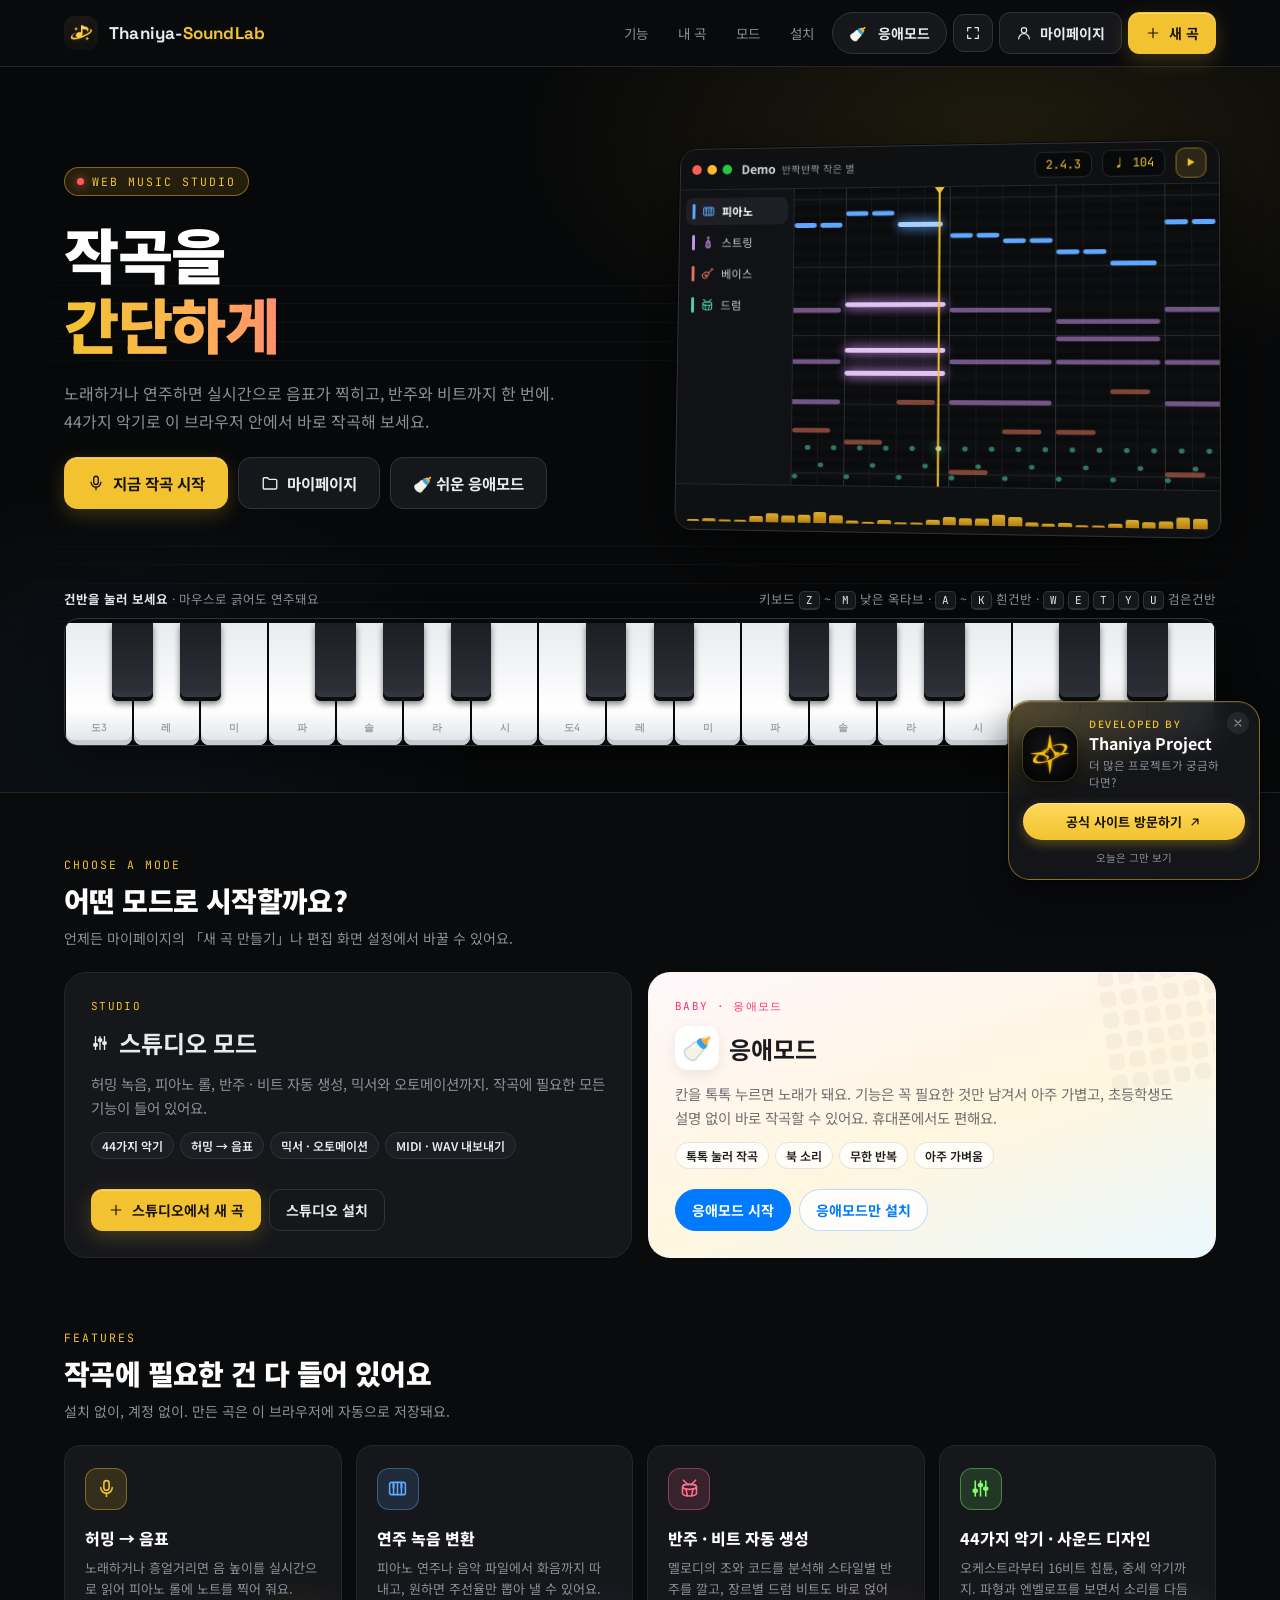
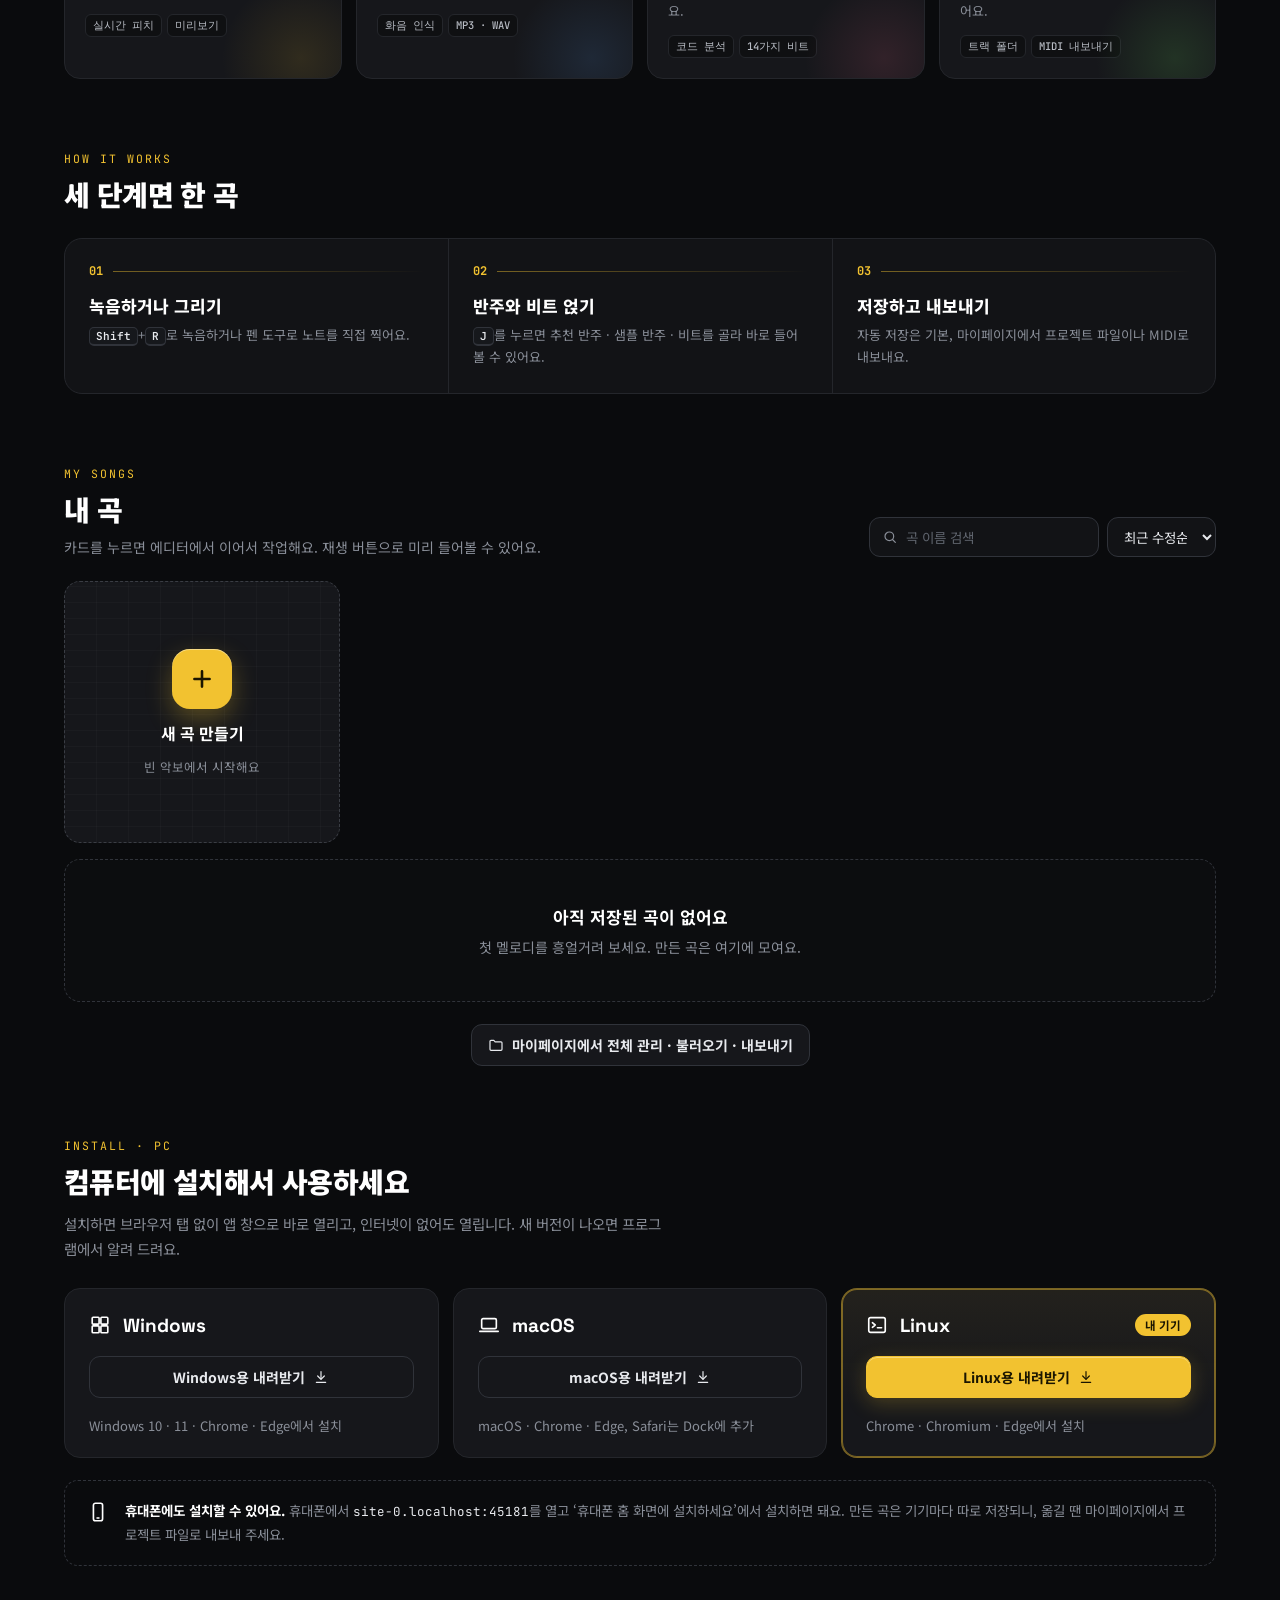
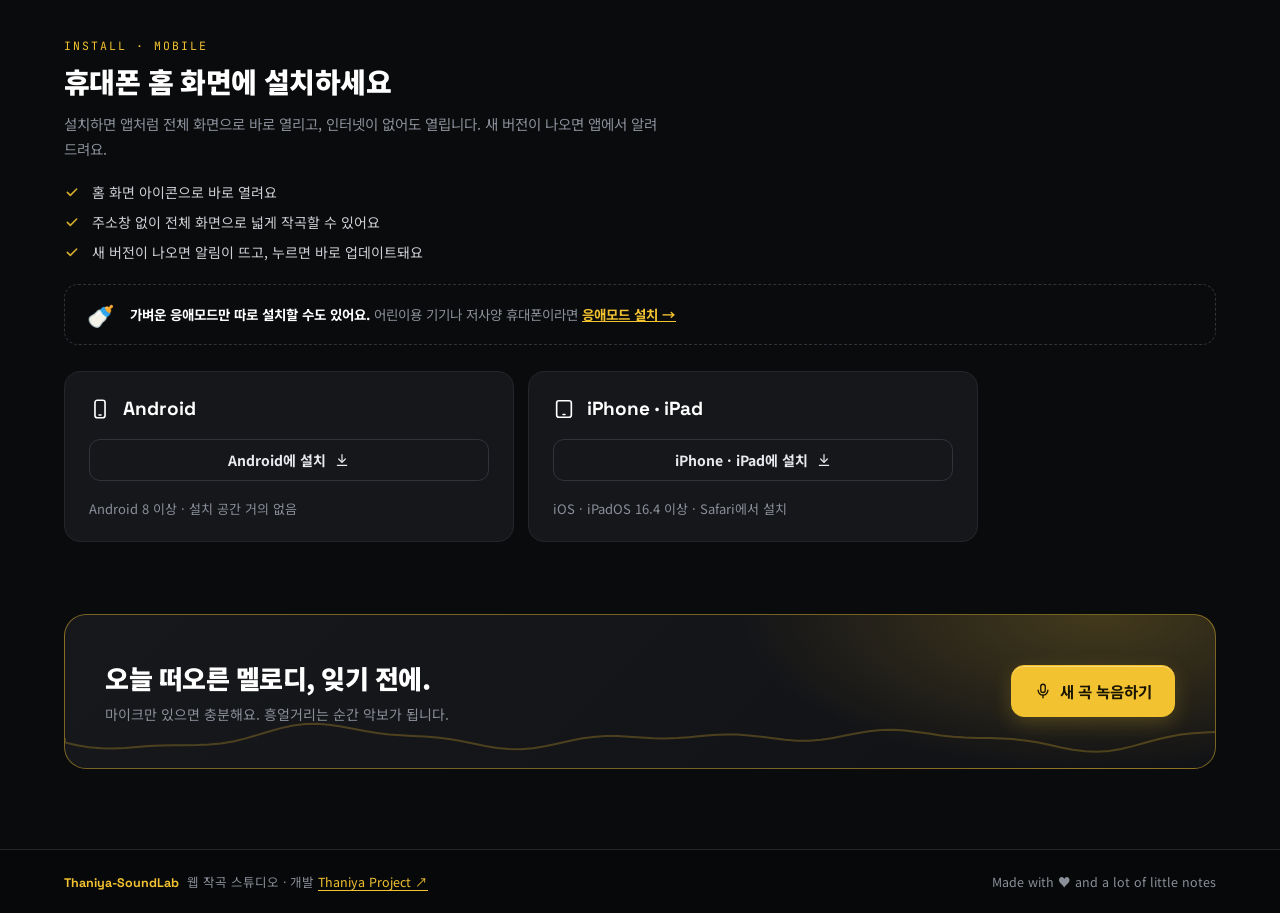
<file: index.html>
<!DOCTYPE html>
<html lang="ko">
<head>
  <meta charset="UTF-8">
  <!-- 로고 인트로 (약 4.5초, 클릭·키로 건너뛰기) — 화면보다 먼저 뜨도록 head 맨 위에 -->
  <script src="./js/thaniya-intro.js" data-text="THANIYA PROJECT"></script>
  <script src="./js/loader.js"></script>
  <meta name="viewport" content="width=device-width, initial-scale=1.0, viewport-fit=cover">
  <title>Thaniya-SoundLab - 작곡을 간단하게</title>
  <link rel="icon" href="./Asset/icon.png" type="image/png">
  <link rel="manifest" href="./install/manifest.webmanifest">
  <meta name="theme-color" content="#0a0b0d">
  <meta name="apple-mobile-web-app-capable" content="yes">
  <meta name="mobile-web-app-capable" content="yes">
  <meta name="apple-mobile-web-app-title" content="SoundLab">
  <meta name="apple-mobile-web-app-status-bar-style" content="black-translucent">
  <link rel="apple-touch-icon" href="./install/icons/apple-touch-icon.png">
  <link rel="stylesheet" href="./install/install.css">
  <link rel="stylesheet" href="./install/update/update-notifier.css">
  <script src="./install/update/app-version.js" defer></script>
  <script src="./install/update/update-notifier.js" defer></script>
  <script src="./install/install.js" defer></script>
  <link rel="preconnect" href="https://fonts.googleapis.com">
  <link rel="preconnect" href="https://fonts.gstatic.com" crossorigin>
  <link href="https://fonts.googleapis.com/css2?family=Noto+Sans+KR:wght@400;500;700;900&family=Space+Grotesk:wght@500;700&family=JetBrains+Mono:wght@500;700&display=swap" rel="stylesheet">
  <style>
    :root {
      --bg: #0a0b0d;
      --bg-deep: #070809;
      --panel: #121316;
      --card: #16171b;
      --card-2: #1c1e23;
      --line: #24262b;
      --line-2: #30333a;
      --text: #e8eaee;
      --muted: #8a8f99;
      --accent: #f2c230;
      --accent-2: #ffd95a;
      --accent-dim: rgba(242, 194, 48, 0.12);
      --accent-line: rgba(242, 194, 48, 0.45);
      --accent-ink: #1a1500;
      --c-keys: #5fa8ff;
      --c-str: #c792ea;
      --c-wind: #5ed6d0;
      --c-pluck: #ffb454;
      --c-synth: #ff6f91;
      --c-chip: #7cff6b;
      --font-display: 'Space Grotesk', 'Noto Sans KR', sans-serif;
      --font-body: 'Noto Sans KR', system-ui, -apple-system, 'Segoe UI', sans-serif;
      --font-mono: 'JetBrains Mono', ui-monospace, SFMono-Regular, Menlo, monospace;
    }

    * { box-sizing: border-box; margin: 0; padding: 0; }
    html { scroll-behavior: smooth; }
    body {
      background: var(--bg);
      color: var(--text);
      font-family: var(--font-body);
      min-height: 100vh;
      display: flex;
      flex-direction: column;
      -webkit-font-smoothing: antialiased;
      overflow-x: hidden;
      user-select: none; -webkit-user-select: none;
    }
    input, textarea, [contenteditable] { user-select: text; -webkit-user-select: text; }
    img, svg { -webkit-user-drag: none; }
    button { font-family: inherit; }
    a { color: inherit; }
    svg.i { width: 18px; height: 18px; fill: none; stroke: currentColor; stroke-width: 1.8; stroke-linecap: round; stroke-linejoin: round; display: block; flex: none; }

    ::-webkit-scrollbar { width: 10px; height: 10px; }
    ::-webkit-scrollbar-track { background: var(--bg-deep); }
    ::-webkit-scrollbar-thumb { background: #2a2d33; border-radius: 10px; border: 2px solid var(--bg-deep); }
    ::-webkit-scrollbar-thumb:hover { background: #3a3e46; }

    /* ---------- NAV ---------- */
    .nav {
      position: sticky; top: 0; z-index: 50;
      background: rgba(10, 11, 13, 0.78);
      backdrop-filter: blur(14px); -webkit-backdrop-filter: blur(14px);
      border-bottom: 1px solid var(--line);
    }
    .nav-inner {
      max-width: 1200px; margin: 0 auto; padding: 12px 24px;
      display: flex; align-items: center; justify-content: space-between; gap: 16px;
    }
    .brand { display: flex; align-items: center; gap: 11px; text-decoration: none; }
    .logo-box {
      width: 34px; height: 34px; border-radius: 10px; display: grid; place-items: center;
      background: var(--accent); color: var(--accent-ink);
      box-shadow: 0 0 0 1px rgba(0,0,0,.4), 0 6px 18px rgba(242,194,48,.25);
    }
    .logo-box, .logo-img-host { position: relative; overflow: hidden; }
    .logo-box.has-img { background: none; box-shadow: none; }
    .logo-img { position: absolute; inset: 0; width: 100%; height: 100%; object-fit: contain; }
    .logo-box svg.i { width: 20px; height: 20px; stroke-width: 2.3; }
    .brand-name { font-family: var(--font-display); font-weight: 700; font-size: 17px; letter-spacing: .2px; }
    .brand-name span { color: var(--accent); }
    .nav-links { display: flex; align-items: center; gap: 6px; }
    .nav-link {
      padding: 8px 12px; border-radius: 9px; font-size: 13.5px; color: var(--muted);
      text-decoration: none; transition: color .15s, background .15s;
    }
    .nav-link:hover { color: var(--text); background: #16181c; }

    /* ---------- BUTTONS ---------- */
    .btn {
      display: inline-flex; align-items: center; justify-content: center; gap: 8px;
      padding: 10px 16px; border-radius: 11px; font-size: 14px; font-weight: 700;
      text-decoration: none; cursor: pointer; white-space: nowrap;
      border: 1px solid var(--line-2); background: var(--card); color: var(--text);
      transition: transform .12s ease, background .15s, border-color .15s, box-shadow .15s;
    }
    .btn:hover { background: var(--card-2); border-color: #3c4048; }
    .btn:active { transform: translateY(1px); }
    .btn-icon { width: 40px; padding-left: 0; padding-right: 0; justify-content: center; }
    .btn-icon.on { border-color: var(--accent); color: var(--accent); }
    .btn svg.i { width: 16px; height: 16px; }
    .btn-primary {
      background: var(--accent); color: var(--accent-ink); border-color: var(--accent);
      box-shadow: 0 6px 20px rgba(242,194,48,.22), inset 0 1px 0 rgba(255,255,255,.35);
    }
    .btn-primary:hover { background: var(--accent-2); border-color: var(--accent-2); box-shadow: 0 8px 26px rgba(242,194,48,.35), inset 0 1px 0 rgba(255,255,255,.35); }
    .btn-lg { padding: 14px 22px; font-size: 15.5px; border-radius: 13px; }
    .btn-lg svg.i { width: 18px; height: 18px; }

    /* ---------- HERO ---------- */
    .hero {
      position: relative; overflow: hidden;
      border-bottom: 1px solid var(--line);
      background:
        radial-gradient(800px 420px at 78% 10%, rgba(242,194,48,.10), transparent 60%),
        radial-gradient(600px 400px at 10% 90%, rgba(95,168,255,.07), transparent 60%),
        var(--bg-deep);
    }
    /* 오선지 배경 */
    .staff { position: absolute; inset: 0; pointer-events: none; opacity: .55; }
    .staff i {
      position: absolute; left: -5%; right: -5%; height: 1px;
      background: linear-gradient(90deg, transparent, rgba(255,255,255,.07) 20%, rgba(255,255,255,.07) 80%, transparent);
    }
    .floaters { position: absolute; inset: 0; pointer-events: none; }
    .floater {
      position: absolute; opacity: 0; color: var(--accent);
      animation: floatUp linear infinite;
    }
    .floater svg.i { width: 100%; height: 100%; stroke-width: 1.6; }
    @keyframes floatUp {
      0%   { transform: translateY(40px) rotate(-8deg); opacity: 0; }
      15%  { opacity: .45; }
      85%  { opacity: .35; }
      100% { transform: translateY(-280px) rotate(10deg); opacity: 0; }
    }

    .hero-inner {
      position: relative; max-width: 1200px; margin: 0 auto;
      padding: 76px 24px 56px;
      display: grid; grid-template-columns: 1.02fr 1fr; gap: 48px; align-items: center;
    }
    .hero-inner > * { min-width: 0; }
    .hero-copy { display: flex; flex-direction: column; align-items: flex-start; gap: 22px; }
    .eyebrow {
      display: inline-flex; align-items: center; gap: 8px;
      font-family: var(--font-mono); font-size: 11.5px; letter-spacing: 2px; color: var(--accent);
      padding: 6px 12px; border-radius: 30px; background: var(--accent-dim); border: 1px solid var(--accent-line);
    }
    .eyebrow .rec-dot { width: 7px; height: 7px; border-radius: 50%; background: #ff5a5a; box-shadow: 0 0 10px #ff5a5a; animation: blink 1.4s ease-in-out infinite; }
    @keyframes blink { 50% { opacity: .25; } }
    .hero-title {
      font-size: clamp(36px, 5.2vw, 60px); line-height: 1.16; font-weight: 900; letter-spacing: -1.5px; color: #fff;
    }
    .hero-title em {
      font-style: normal;
      background: linear-gradient(90deg, var(--accent), #ffb454 60%, #ff8f6b);
      -webkit-background-clip: text; background-clip: text; color: transparent;
    }
    .hero-desc { max-width: 500px; font-size: 16px; line-height: 1.75; color: var(--muted); }
    .hero-actions { display: flex; gap: 10px; flex-wrap: wrap; }


    /* 데모 DAW 창 */
    .daw {
      position: relative; border-radius: 18px; overflow: hidden;
      background: var(--panel); border: 1px solid var(--line-2);
      box-shadow: 0 30px 80px rgba(0,0,0,.55), 0 0 0 1px rgba(0,0,0,.6), inset 0 1px 0 rgba(255,255,255,.04);
      transform: perspective(1400px) rotateY(-7deg) rotateX(3deg);
      transition: transform .5s cubic-bezier(.2,.8,.2,1);
    }
    .daw:hover { transform: perspective(1400px) rotateY(-2deg) rotateX(1deg); }
    .daw-bar {
      display: flex; align-items: center; gap: 10px; height: 42px; padding: 0 12px;
      border-bottom: 1px solid var(--line); background: #0f1012;
    }
    .dots { display: flex; gap: 6px; }
    .dots i { width: 10px; height: 10px; border-radius: 50%; background: #2a2c31; }
    .dots i:nth-child(1) { background: #ff5f57; } .dots i:nth-child(2) { background: #febc2e; } .dots i:nth-child(3) { background: #28c840; }
    .daw-title { font-size: 12.5px; font-weight: 700; color: #cfd2d8; }
    .daw-title small { color: var(--muted); font-weight: 400; margin-left: 6px; }
    .daw-bar .sp { flex: 1; }
    .lcd {
      font-family: var(--font-mono); font-size: 12px; color: var(--accent);
      padding: 4px 10px; border-radius: 8px; background: #08090a; border: 1px solid var(--line);
    }
    .daw-play {
      width: 30px; height: 30px; border-radius: 9px; border: 1px solid var(--accent-line);
      background: var(--accent-dim); color: var(--accent); display: grid; place-items: center; cursor: pointer;
      transition: background .15s, color .15s;
    }
    .daw-play:hover, .daw-play.on { background: var(--accent); color: var(--accent-ink); }
    .daw-play svg.i { width: 13px; height: 13px; }
    .daw-body { display: grid; grid-template-columns: 120px 1fr; height: 300px; }
    .daw-tracks { border-right: 1px solid var(--line); padding: 8px 6px; display: flex; flex-direction: column; gap: 4px; background: #111215; }
    .dtrk { display: flex; align-items: center; gap: 7px; padding: 6px 7px; border-radius: 8px; font-size: 11.5px; color: #c9ccd2; }
    .dtrk.on { background: #1d1f24; color: #fff; font-weight: 700; }
    .dtrk .sw { width: 3px; height: 16px; border-radius: 2px; }
    .dtrk svg.i { width: 14px; height: 14px; }
    .daw-roll { position: relative; }
    .daw-roll canvas { position: absolute; inset: 0; width: 100%; height: 100%; display: block; }
    .eq {
      display: flex; align-items: flex-end; gap: 3px; height: 46px; padding: 8px 12px;
      border-top: 1px solid var(--line); background: #0f1012;
    }
    .eq i { flex: 1; border-radius: 2px 2px 0 0; background: linear-gradient(180deg, var(--accent), #c98a12); height: 10%; transition: height .08s linear; opacity: .9; }

    /* 건반 */
    .piano-wrap { position: relative; max-width: 1200px; margin: 0 auto; padding: 0 24px 46px; }
    .piano-head { display: flex; align-items: center; justify-content: space-between; gap: 12px; margin-bottom: 10px; font-size: 12.5px; color: var(--muted); }
    .piano-head b { color: var(--text); font-weight: 700; }
    .piano-head kbd {
      font-family: var(--font-mono); font-size: 11px; padding: 1px 6px; border-radius: 5px;
      background: #16181c; border: 1px solid var(--line-2); border-bottom-width: 2px; color: var(--text);
    }
    .piano {
      position: relative; height: 128px; display: flex; user-select: none; touch-action: none;
      border-radius: 14px; overflow: hidden; border: 1px solid var(--line-2);
      box-shadow: 0 16px 40px rgba(0,0,0,.45), inset 0 3px 0 #08090a;
      background: #08090a; padding-top: 4px;
    }
    .wk {
      flex: 1; position: relative; margin: 0 1px; border-radius: 0 0 8px 8px; cursor: pointer;
      background: linear-gradient(180deg, #e9ebef, #fff 70%, #dfe2e7);
      box-shadow: inset 0 -5px 0 #c7cbd2;
      display: flex; align-items: flex-end; justify-content: center; padding-bottom: 10px;
      font: 600 10px var(--font-mono); color: #9aa0aa;
      transition: background .06s;
    }
    .wk.down { background: linear-gradient(180deg, #ffe58a, var(--accent)); box-shadow: inset 0 -2px 0 #c98a12; color: #6b5200; }
    .bk {
      position: absolute; top: 4px; height: 62%; z-index: 2; border-radius: 0 0 6px 6px; cursor: pointer;
      background: linear-gradient(180deg, #1c1e23, #2c2f36 85%, #3a3e46);
      box-shadow: inset 0 -4px 0 #0c0d0f, 0 3px 6px rgba(0,0,0,.5);
    }
    .bk.down { background: linear-gradient(180deg, #8a6a10, var(--accent)); box-shadow: inset 0 -2px 0 #6b5200; }
    .wk .lb { pointer-events: none; }

    /* ---------- MAIN ---------- */
    main { flex: 1; width: 100%; max-width: 1200px; margin: 0 auto; padding: 64px 24px 80px; display: flex; flex-direction: column; gap: 72px; }
    .section-head { display: flex; align-items: flex-end; justify-content: space-between; gap: 20px; flex-wrap: wrap; margin-bottom: 24px; }
    .kicker { font-family: var(--font-mono); font-size: 11.5px; letter-spacing: 2px; color: var(--accent); margin-bottom: 8px; }
    .section-title { font-size: 28px; font-weight: 900; letter-spacing: -.6px; color: #fff; }
    .section-sub { margin-top: 8px; font-size: 14px; color: var(--muted); }

    /* 기능 */
    .features { display: grid; grid-template-columns: repeat(4, 1fr); gap: 14px; }
    .feat {
      position: relative; overflow: hidden; padding: 22px 20px 20px; border-radius: 16px;
      background: var(--card); border: 1px solid var(--line);
      transition: transform .18s ease, border-color .18s ease;
    }
    .feat:hover { transform: translateY(-4px); border-color: var(--line-2); }
    .feat::after {
      content: ''; position: absolute; inset: auto -40px -60px auto; width: 160px; height: 160px; border-radius: 50%;
      background: radial-gradient(circle, var(--fc, var(--accent)), transparent 70%); opacity: .12;
    }
    .feat-ic {
      width: 42px; height: 42px; border-radius: 12px; display: grid; place-items: center; margin-bottom: 16px;
      color: var(--fc, var(--accent)); background: color-mix(in srgb, var(--fc, var(--accent)) 14%, transparent);
      border: 1px solid color-mix(in srgb, var(--fc, var(--accent)) 40%, transparent);
    }
    .feat-ic svg.i { width: 21px; height: 21px; }
    .feat h3 { font-size: 16px; font-weight: 800; margin-bottom: 7px; color: #fff; }
    .feat p { font-size: 13px; line-height: 1.65; color: var(--muted); }
    .feat .tagline { margin-top: 14px; display: flex; gap: 5px; flex-wrap: wrap; }
    .feat .tagline span { font: 500 10.5px var(--font-mono); color: #b8bcc4; padding: 3px 7px; border-radius: 6px; background: #0f1012; border: 1px solid var(--line); }

    /* 흐름 */
    .flow { display: grid; grid-template-columns: repeat(3, 1fr); gap: 0; border-radius: 18px; overflow: hidden; border: 1px solid var(--line); background: var(--panel); }
    .step { padding: 24px 24px 26px; position: relative; }
    .step + .step { border-left: 1px solid var(--line); }
    .step-no { font: 700 12px var(--font-mono); color: var(--accent); margin-bottom: 14px; display: flex; align-items: center; gap: 10px; }
    .step-no::after { content: ''; flex: 1; height: 1px; background: linear-gradient(90deg, var(--accent-line), transparent); }
    .step h4 { font-size: 17px; font-weight: 800; color: #fff; margin-bottom: 6px; }
    .step p { font-size: 13px; color: var(--muted); line-height: 1.65; }
    .step kbd { font: 600 11px var(--font-mono); padding: 1px 6px; border-radius: 5px; background: #16181c; border: 1px solid var(--line-2); border-bottom-width: 2px; color: var(--text); }

    /* 곡 갤러리 */
    .tools { display: flex; gap: 8px; flex-wrap: wrap; align-items: center; }
    .search-box {
      display: flex; align-items: center; gap: 8px; height: 40px; padding: 0 12px; width: 230px;
      background: var(--panel); border: 1px solid var(--line-2); border-radius: 11px; color: var(--muted);
      transition: border-color .15s, box-shadow .15s;
    }
    .search-box:focus-within { border-color: var(--accent-line); box-shadow: 0 0 0 3px var(--accent-dim); }
    .search-box svg.i { width: 16px; height: 16px; }
    .search-box input { flex: 1; min-width: 0; background: none; border: 0; outline: none; color: var(--text); font: 13.5px var(--font-body); }
    .search-box input::placeholder { color: #5f646d; }
    .select {
      height: 40px; padding: 0 12px; border-radius: 11px; cursor: pointer;
      background: var(--panel); border: 1px solid var(--line-2); color: var(--text); font: 13.5px var(--font-body); outline: none;
    }
    .select:focus { border-color: var(--accent-line); }

    .song-grid { display: grid; grid-template-columns: repeat(auto-fill, minmax(250px, 1fr)); gap: 16px; }
    .song, .song-new {
      position: relative; display: flex; flex-direction: column; border-radius: 16px; overflow: hidden;
      background: var(--card); border: 1px solid var(--line); text-decoration: none; color: inherit; cursor: pointer;
      transition: transform .16s ease, border-color .16s ease, box-shadow .16s ease;
      animation: popIn .45s cubic-bezier(.2,.8,.2,1) backwards;
    }
    @keyframes popIn { from { opacity: 0; transform: translateY(14px); } to { opacity: 1; transform: none; } }
    .song:hover { transform: translateY(-4px); border-color: var(--accent-line); box-shadow: 0 18px 40px rgba(0,0,0,.45), 0 0 0 1px var(--accent-dim); }
    .song.cur { border-color: rgba(242,194,48,.35); }
    .thumb { position: relative; height: 138px; background: #0d0e10; border-bottom: 1px solid var(--line); }
    .thumb canvas { width: 100%; height: 100%; display: block; }
    .thumb .ph { position: absolute; top: 0; bottom: 0; width: 2px; background: var(--accent); box-shadow: 0 0 10px var(--accent); display: none; }
    .song.playing .thumb .ph { display: block; }
    .s-play {
      position: absolute; right: 12px; bottom: -18px; z-index: 2;
      width: 40px; height: 40px; border-radius: 50%; display: grid; place-items: center; cursor: pointer;
      background: var(--accent); color: var(--accent-ink); border: 3px solid var(--card);
      box-shadow: 0 6px 16px rgba(0,0,0,.45);
      transform: scale(.85); opacity: 0; transition: transform .15s, opacity .15s, background .15s;
    }
    .s-play svg.i { width: 14px; height: 14px; }
    .song:hover .s-play, .song.playing .s-play { transform: none; opacity: 1; }
    .s-play:hover { background: var(--accent-2); }
    .badge {
      position: absolute; top: 10px; left: 10px; font: 700 10px var(--font-mono); padding: 3px 8px; border-radius: 20px;
      color: var(--accent); background: rgba(10,11,13,.75); border: 1px solid var(--accent-line); backdrop-filter: blur(4px);
    }
    .meta { padding: 14px 16px 15px; display: flex; flex-direction: column; gap: 7px; }
    .meta-title { font-size: 15.5px; font-weight: 800; color: #fff; overflow: hidden; text-overflow: ellipsis; white-space: nowrap; padding-right: 40px; }
    .meta-row { display: flex; gap: 6px; flex-wrap: wrap; }
    .chip { font: 500 10.5px var(--font-mono); padding: 3px 7px; border-radius: 6px; color: #b8bcc4; background: #0f1012; border: 1px solid var(--line); display: inline-flex; align-items: center; gap: 4px; }
    .chip svg.i { width: 11px; height: 11px; }
    .meta-foot { display: flex; align-items: center; justify-content: space-between; gap: 8px; font-size: 11.5px; color: var(--muted); }
    .inst-dots { display: flex; }
    .inst-dots i { width: 18px; height: 18px; border-radius: 50%; border: 2px solid var(--card); margin-left: -5px; display: grid; place-items: center; }
    .inst-dots i:first-child { margin-left: 0; }

    .song-new {
      align-items: center; justify-content: center; gap: 12px; min-height: 262px; border-style: dashed; border-color: #3a3d44;
      background: repeating-linear-gradient(90deg, transparent 0 31px, rgba(255,255,255,.025) 31px 32px), repeating-linear-gradient(0deg, transparent 0 15px, rgba(255,255,255,.025) 15px 16px), var(--card);
    }
    .song-new:hover { border-color: var(--accent); transform: translateY(-4px); box-shadow: 0 18px 40px rgba(242,194,48,.08); }
    .plus {
      width: 60px; height: 60px; border-radius: 18px; display: grid; place-items: center;
      background: var(--accent); color: var(--accent-ink);
      box-shadow: 0 10px 26px rgba(242,194,48,.3), inset 0 1px 0 rgba(255,255,255,.4);
      transition: transform .2s cubic-bezier(.2,.8,.2,1.4);
    }
    .song-new:hover .plus { transform: rotate(90deg) scale(1.05); }
    .plus svg.i { width: 26px; height: 26px; stroke-width: 2.4; }
    .song-new b { font-size: 16px; color: #fff; }
    .song-new span { font-size: 12.5px; color: var(--muted); }

    .empty {
      grid-column: 1 / -1; display: flex; flex-direction: column; align-items: center; gap: 8px;
      padding: 44px 20px; text-align: center; color: var(--muted); font-size: 14px;
      border: 1px dashed var(--line-2); border-radius: 16px; background: rgba(255,255,255,.012);
    }
    .empty strong { font-size: 17px; color: #fff; }
    .more-row { display: flex; justify-content: center; margin-top: 22px; }

    /* CTA */
    .cta {
      position: relative; overflow: hidden; border-radius: 22px; padding: 44px 40px;
      display: flex; align-items: center; justify-content: space-between; gap: 24px; flex-wrap: wrap;
      background: radial-gradient(600px 260px at 90% 0%, rgba(242,194,48,.22), transparent 60%), linear-gradient(135deg, #17181c, #111215);
      border: 1px solid var(--accent-line);
    }
    .cta h2 { font-size: 26px; font-weight: 900; letter-spacing: -.5px; color: #fff; }
    .cta p { margin-top: 8px; font-size: 14px; color: var(--muted); }
    .cta .wave { position: absolute; right: 0; bottom: 0; left: 0; height: 60px; opacity: .25; pointer-events: none; }

    /* ---------- FOOTER ---------- */
    footer { border-top: 1px solid var(--line); background: var(--bg-deep); }
    .footer-inner {
      max-width: 1200px; margin: 0 auto; padding: 22px 24px;
      display: flex; justify-content: space-between; align-items: center; flex-wrap: wrap; gap: 10px;
      font-size: 12.5px; color: var(--muted);
    }
    .footer-inner b { font-family: var(--font-display); color: var(--accent); }
    .footer-link { color: var(--accent); text-decoration: underline; text-underline-offset: 3px; }
    .footer-link:hover { color: #fff; }

    /* ---------- THANIYA POPUP ---------- */
    .tp-popup {
      position: fixed; right: 20px; bottom: 20px; z-index: 100; width: 252px; padding: 14px 14px 12px; border-radius: 22px;
      color: var(--text);
      background: radial-gradient(120% 90% at 0% 0%, rgba(242,194,48,0.22), transparent 60%), rgba(22, 23, 27, 0.92);
      backdrop-filter: blur(14px); -webkit-backdrop-filter: blur(14px);
      border: 1px solid var(--accent-line);
      box-shadow: 0 14px 36px rgba(0,0,0,0.5), 0 0 0 1px rgba(0,0,0,0.4), inset 0 1px 0 rgba(255,255,255,0.08);
      opacity: 0; transform: translateY(16px) scale(.96); pointer-events: none;
      transition: opacity .3s ease, transform .4s cubic-bezier(.2,.9,.3,1.25);
    }
    .tp-popup.show { opacity: 1; transform: none; pointer-events: auto; }
    .tp-close {
      position: absolute; top: 10px; right: 10px; width: 22px; height: 22px; display: grid; place-items: center;
      border: 0; border-radius: 50%; cursor: pointer; color: var(--muted); background: rgba(255,255,255,0.07);
      transition: background .15s ease, color .15s ease;
    }
    .tp-close svg.i { width: 12px; height: 12px; stroke-width: 2.2; }
    .tp-close:hover { background: rgba(255,255,255,0.16); color: #fff; }
    .tp-head { display: flex; align-items: center; gap: 12px; padding-right: 18px; }
    .tp-logo-wrap {
      flex: none; width: 54px; height: 54px; display: grid; place-items: center; border-radius: 16px;
      background: radial-gradient(circle at 50% 40%, #17171b, #000);
      box-shadow: 0 6px 16px rgba(0,0,0,0.5), 0 0 0 1px rgba(242,194,48,0.25), inset 0 1px 0 rgba(255,255,255,0.06);
      color: var(--accent); font: 700 22px var(--font-display);
    }
    .tp-logo { width: 44px; height: 44px; object-fit: contain; }
    .tp-text { min-width: 0; display: flex; flex-direction: column; gap: 3px; }
    .tp-eyebrow { font-size: 10px; font-weight: 500; letter-spacing: 1.5px; color: var(--accent); text-transform: uppercase; }
    .tp-title { font-size: 16px; font-weight: 700; color: #fff; line-height: 1.2; }
    .tp-desc { font-size: 11.5px; line-height: 1.5; color: var(--muted); }
    .tp-go {
      display: flex; align-items: center; justify-content: center; gap: 6px; margin-top: 12px; padding: 9px 14px; border-radius: 999px;
      font-size: 13px; font-weight: 700; text-decoration: none; color: var(--accent-ink);
      background: linear-gradient(180deg, var(--accent-2), var(--accent));
      box-shadow: 0 4px 12px rgba(242,194,48,0.3), inset 0 1px 0 rgba(255,255,255,0.4);
      transition: transform .15s ease, box-shadow .15s ease;
    }
    .tp-go svg.i { width: 14px; height: 14px; stroke-width: 2.2; }
    .tp-go:hover { transform: translateY(-1px); box-shadow: 0 6px 16px rgba(242,194,48,0.45), inset 0 1px 0 rgba(255,255,255,0.4); }
    .tp-skip { display: block; margin: 8px auto 0; padding: 2px 6px; background: none; border: 0; cursor: pointer; font-size: 10.5px; color: var(--muted); }
    .tp-skip:hover { color: var(--text); }

    /* ---------- RESPONSIVE ---------- */
    @media (max-width: 980px) {
      .hero-inner { grid-template-columns: 1fr; padding-top: 56px; gap: 36px; }
      .daw { transform: none; }
      .features { grid-template-columns: repeat(2, 1fr); }
    }
    @media (max-width: 640px) {
      .nav-inner { padding: 10px 16px; }
      .nav-link.hide-sm, .btn.hide-sm { display: none; }
      .hero-inner { padding: 40px 16px 36px; }
      .piano-wrap { padding: 0 16px 36px; }
      .piano { height: 104px; }
      .wk .lb { display: none; }
      .wk.c .lb { display: inline; font-size: 9px; }
      .piano-head .keys-hint { display: none; }
      main { padding: 44px 16px 60px; gap: 56px; }
      .features { grid-template-columns: 1fr; }
      .flow { grid-template-columns: 1fr; }
      .step + .step { border-left: 0; border-top: 1px solid var(--line); }
      .search-box { width: 100%; }
      .tools { width: 100%; }
      .select { flex: 1; }
      .daw-body { grid-template-columns: 1fr; height: 230px; }
      .daw-tracks { display: none; }
      .daw-title small, .daw-bar .lcd + .lcd { display: none; }
      .hero-title { letter-spacing: -1px; }
      .cta { padding: 32px 22px; }
      .tp-popup { right: 12px; bottom: 12px; width: min(252px, calc(100vw - 24px)); }
    }
    /* ---------- 모바일 보강 ---------- */
    @media (max-width: 640px) {
      .nav-inner { padding: 10px max(14px, env(safe-area-inset-left)); }
      .brand-name { font-size: 15px; }
      .logo-box { width: 30px; height: 30px; }
      .nav-links .btn { padding: 8px 12px; font-size: 13px; }
      .hero-inner { gap: 28px; }
      .hero-title { font-size: clamp(30px, 9vw, 40px); }
      .hero-desc { font-size: 14px; line-height: 1.7; }
      .hero-desc br { display: none; }
      .hero-actions { width: 100%; }
      .hero-actions .btn { flex: 1 1 0; padding: 13px 10px; font-size: 14px; }
      .hero-actions .btn[href="#modes"] { flex-basis: 100%; }
      .daw-body { height: 200px; }
      .eq { height: 38px; }
      .piano { height: 96px; }
      .section-title { font-size: 22px; }
      .section-head { margin-bottom: 18px; }
      .feat { padding: 18px 16px; }
      .step { padding: 18px 18px 20px; }
      .song-grid { grid-template-columns: repeat(2, minmax(0, 1fr)); gap: 10px; }
      .thumb { height: 100px; }
      .meta { padding: 11px 11px 12px; gap: 6px; }
      .meta-title { font-size: 13.5px; padding-right: 0; }
      .chip { font-size: 9.5px; padding: 2px 5px; }
      .meta-row .chip:nth-child(n+3) { display: none; }
      .s-play { opacity: 1; transform: none; width: 36px; height: 36px; right: 8px; bottom: -16px; }
      .song-new { min-height: 190px; }
      .plus { width: 48px; height: 48px; border-radius: 14px; }
      .more-row .btn { width: 100%; white-space: normal; text-align: center; font-size: 13px; }
      .cta { padding: 26px 18px; }
      .cta h2 { font-size: 20px; }
      .cta .btn { width: 100%; }
      .footer-inner { padding: 18px 16px; flex-direction: column; align-items: flex-start; }
      .tp-popup { width: min(236px, calc(100vw - 24px)); }
    }
    @media (max-width: 360px) { .song-grid { grid-template-columns: 1fr; } }
    @media (hover: none) { .feat:hover, .song:hover, .song-new:hover { transform: none; } .s-play { opacity: 1; transform: none; } }


    /* ---------- SAFE AREA (노치·홈 인디케이터·가로모드 시스템 인셋) ---------- */
    :root {
      --sa-t: env(safe-area-inset-top, 0px);
      --sa-r: env(safe-area-inset-right, 0px);
      --sa-b: env(safe-area-inset-bottom, 0px);
      --sa-l: env(safe-area-inset-left, 0px);
    }
    .btn.show-sm { display: none; }
    .nav { padding-top: var(--sa-t); }
    .nav-inner {
      padding-left: max(24px, calc(var(--sa-l) + 12px));
      padding-right: max(24px, calc(var(--sa-r) + 12px));
    }
    .hero-inner, main, .piano-wrap, .footer-inner {
      padding-left: max(24px, calc(var(--sa-l) + 12px));
      padding-right: max(24px, calc(var(--sa-r) + 12px));
    }
    .footer-inner { padding-bottom: calc(22px + var(--sa-b)); }
    .tp-popup { right: calc(20px + var(--sa-r)); bottom: calc(20px + var(--sa-b)); }
    .nav, .hero, main, footer { scroll-margin-top: calc(64px + var(--sa-t)); }
    section[id] { scroll-margin-top: calc(70px + var(--sa-t)); }
    @media (max-width: 640px) {
      .btn.show-sm { display: inline-flex; }
      .nav-inner {
        padding: 9px max(14px, calc(var(--sa-r) + 8px)) 9px max(14px, calc(var(--sa-l) + 8px));
        gap: 10px; flex-wrap: nowrap;
      }
      .brand { min-width: 0; flex: 1 1 auto; gap: 9px; }
      .brand-name { white-space: nowrap; overflow: hidden; text-overflow: ellipsis; min-width: 0; }
      .nav-links { flex: none; gap: 6px; }
      .nav-links .btn { white-space: nowrap; flex: none; }
      .nav .btn-babynav { padding: 8px 10px; } .nav .btn-babynav .bbTx { display: none; }
      .btn-my { padding: 8px 14px; letter-spacing: .5px; font-weight: 800; }
      .hero-inner, main, .piano-wrap {
        padding-left: max(16px, calc(var(--sa-l) + 8px));
        padding-right: max(16px, calc(var(--sa-r) + 8px));
      }
      .footer-inner {
        padding-left: max(16px, calc(var(--sa-l) + 8px));
        padding-right: max(16px, calc(var(--sa-r) + 8px));
        padding-bottom: calc(18px + var(--sa-b));
      }
      .tp-popup { right: calc(12px + var(--sa-r)); bottom: calc(12px + var(--sa-b)); width: min(236px, calc(100vw - 24px - var(--sa-l) - var(--sa-r))); }
    }
    @media (max-width: 360px) {
      .brand-name { font-size: 14px; }
      .nav-links .btn { padding: 8px 10px; }
    }

    /* ── 모드 고르기: 스튜디오 / 응애모드 ── */
    .modes { display: grid; grid-template-columns: 1fr 1fr; gap: 16px; }
    .mode { position: relative; overflow: hidden; border-radius: 22px; padding: 26px; display: flex; flex-direction: column; gap: 12px; border: 1px solid var(--line); background: var(--card); }
    .mode h3 { font-family: var(--font-display); font-size: 24px; display: flex; align-items: center; gap: 10px; }
    .mode p { color: var(--muted); font-size: 14.5px; line-height: 1.65; }
    .mode ul { list-style: none; display: flex; flex-wrap: wrap; gap: 6px; }
    .mode li { font-size: 12px; font-weight: 600; padding: 4px 10px; border-radius: 99px; background: var(--card-2); color: var(--text); border: 1px solid var(--line-2); }
    .mode .mode-acts { display: flex; gap: 8px; flex-wrap: wrap; margin-top: auto; padding-top: 8px; }
    .mode .mode-tag { font-family: var(--font-mono); font-size: 11px; letter-spacing: .12em; color: var(--accent); }
    .mode.baby { background: linear-gradient(160deg, #fff7fb 0%, #fff6df 55%, #eaf8ff 100%); color: #1c1c1e; border-color: transparent; }
    .mode.baby p { color: rgba(60,60,67,.72); }
    .mode.baby li { background: rgba(255,255,255,.75); border-color: rgba(60,60,67,.12); color: #1c1c1e; }
    .mode.baby .mode-tag { color: #ff2d77; }
    .mode.baby .bb-emoji { width: 44px; height: 44px; border-radius: 13px; display: grid; place-items: center; font-size: 24px; background: #fff; box-shadow: 0 4px 14px rgba(0,0,0,.08); }
    .btn-baby { background: #007aff; color: #fff; border-color: #007aff; border-radius: 999px; }
    .btn-baby:hover { background: #0a84ff; border-color: #0a84ff; color: #fff; }
    .btn-baby-ghost { background: rgba(255,255,255,.8); color: #007aff; border-color: rgba(0,122,255,.25); border-radius: 999px; }
    .btn-baby-ghost:hover { background: #fff; color: #007aff; border-color: #007aff; }
    .mode.baby .dots-art { position: absolute; right: -10px; top: -10px; display: grid; grid-template-columns: repeat(6, 16px); gap: 5px; opacity: .55; transform: rotate(-8deg); pointer-events: none; }
    .mode.baby .dots-art i { width: 16px; height: 16px; border-radius: 5px; background: rgba(60,60,67,.08); }
    .nav .btn-babynav { border-radius: 999px; }
    @media (max-width: 760px) { .modes { grid-template-columns: 1fr; } .mode { padding: 20px; } .mode .dots-art { display: none; } }

    @media (prefers-reduced-motion: reduce) {
      *, *::before, *::after { animation: none !important; transition: none !important; }
    }
  </style>
</head>
<body>

  <nav class="nav">
    <div class="nav-inner">
      <a href="./index.html" class="brand" aria-label="Thaniya-SoundLab 홈">
        <span class="logo-box" data-icon="logo" data-logo></span>
        <span class="brand-name">Thaniya-<span>SoundLab</span></span>
      </a>
      <div class="nav-links">
        <a href="#features" class="nav-link hide-sm">기능</a>
        <a href="#songs" class="nav-link hide-sm">내 곡</a>
        <a href="#modes" class="nav-link hide-sm">모드</a>
        <a href="#install" class="nav-link hide-sm">설치</a>
        <a href="./baby/index.html" class="btn btn-babynav" title="응애모드 — 칸을 톡톡 눌러 쉽게 작곡해요" aria-label="응애모드">🍼<span class="bbTx">&nbsp;응애모드</span></a>
        <button class="btn btn-icon" id="homeFs" type="button" title="전체화면" aria-label="전체화면"></button>
        <a href="#" class="btn hide-sm" data-go="mypage"><span data-icon="user"></span>마이페이지</a>
        <a href="#" class="btn btn-primary hide-sm" data-go="new"><span data-icon="plus"></span>새 곡</a>
        <a href="#" class="btn btn-primary btn-my show-sm" data-go="mypage" title="마이페이지" aria-label="마이페이지로 이동"><span data-icon="user"></span>MY</a>
      </div>
    </div>
  </nav>

  <header class="hero">
    <div class="staff" id="staff"></div>
    <div class="floaters" id="floaters"></div>
    <div class="hero-inner">
      <div class="hero-copy">
        <span class="eyebrow"><span class="rec-dot"></span>WEB MUSIC STUDIO</span>
        <h1 class="hero-title">작곡을<br><em>간단하게</em></h1>
        <p class="hero-desc">
          노래하거나 연주하면 실시간으로 음표가 찍히고, 반주와 비트까지 한 번에.<br>
          44가지 악기로 이 브라우저 안에서 바로 작곡해 보세요.
        </p>
        <div class="hero-actions">
          <a href="#" class="btn btn-primary btn-lg" data-go="new"><span data-icon="mic"></span>지금 작곡 시작</a>
          <a href="#" class="btn btn-lg" data-go="mypage"><span data-icon="folder"></span>마이페이지</a>
          <a href="#modes" class="btn btn-lg">🍼 쉬운 응애모드</a>
        </div>
      </div>

      <div class="daw" id="daw">
        <div class="daw-bar">
          <div class="dots"><i></i><i></i><i></i></div>
          <span class="daw-title">Demo<small>반짝반짝 작은 별</small></span>
          <span class="sp"></span>
          <span class="lcd" id="lcd">1.1.1</span>
          <span class="lcd">♩ 104</span>
          <button class="daw-play" id="demoPlay" title="데모 들어보기"><span data-icon="play"></span></button>
        </div>
        <div class="daw-body">
          <div class="daw-tracks" id="dawTracks"></div>
          <div class="daw-roll"><canvas id="demoRoll"></canvas></div>
        </div>
        <div class="eq" id="eq"></div>
      </div>
    </div>

    <div class="piano-wrap">
      <div class="piano-head">
        <span><b>건반을 눌러 보세요</b> · 마우스로 긁어도 연주돼요</span>
        <span class="keys-hint">키보드 <kbd>Z</kbd> ~ <kbd>M</kbd> 낮은 옥타브 · <kbd>A</kbd> ~ <kbd>K</kbd> 흰건반 · <kbd>W</kbd> <kbd>E</kbd> <kbd>T</kbd> <kbd>Y</kbd> <kbd>U</kbd> 검은건반</span>
      </div>
      <div class="piano" id="piano"></div>
    </div>
  </header>

  <main>
    <section id="modes">
      <div class="section-head">
        <div>
          <div class="kicker">CHOOSE A MODE</div>
          <h2 class="section-title">어떤 모드로 시작할까요?</h2>
          <p class="section-sub">언제든 마이페이지의 「새 곡 만들기」나 편집 화면 설정에서 바꿀 수 있어요.</p>
        </div>
      </div>
      <div class="modes">
        <div class="mode">
          <span class="mode-tag">STUDIO</span>
          <h3><span data-icon="sliders"></span>스튜디오 모드</h3>
          <p>허밍 녹음, 피아노 롤, 반주 · 비트 자동 생성, 믹서와 오토메이션까지. 작곡에 필요한 모든 기능이 들어 있어요.</p>
          <ul><li>44가지 악기</li><li>허밍 → 음표</li><li>믹서 · 오토메이션</li><li>MIDI · WAV 내보내기</li></ul>
          <div class="mode-acts">
            <a href="#" class="btn btn-primary" data-go="new"><span data-icon="plus"></span>스튜디오에서 새 곡</a>
            <a href="#install" class="btn">스튜디오 설치</a>
          </div>
        </div>
        <div class="mode baby">
          <div class="dots-art"><i></i><i></i><i></i><i></i><i></i><i></i><i></i><i></i><i></i><i></i><i></i><i></i><i></i><i></i><i></i><i></i><i></i><i></i><i></i><i></i><i></i><i></i><i></i><i></i><i></i><i></i><i></i><i></i><i></i><i></i><i></i><i></i><i></i><i></i><i></i><i></i></div>
          <span class="mode-tag">BABY · 응애모드</span>
          <h3><span class="bb-emoji">🍼</span>응애모드</h3>
          <p>칸을 톡톡 누르면 노래가 돼요. 기능은 꼭 필요한 것만 남겨서 아주 가볍고, 초등학생도 설명 없이 바로 작곡할 수 있어요. 휴대폰에서도 편해요.</p>
          <ul><li>톡톡 눌러 작곡</li><li>북 소리</li><li>무한 반복</li><li>아주 가벼움</li></ul>
          <div class="mode-acts">
            <a href="./baby/index.html?new=1" class="btn btn-baby">응애모드 시작</a>
            <a href="./baby/index.html?install=1" class="btn btn-baby-ghost">응애모드만 설치</a>
          </div>
        </div>
      </div>
    </section>

    <section id="features">
      <div class="section-head">
        <div>
          <div class="kicker">FEATURES</div>
          <h2 class="section-title">작곡에 필요한 건 다 들어 있어요</h2>
          <p class="section-sub">설치 없이, 계정 없이. 만든 곡은 이 브라우저에 자동으로 저장돼요.</p>
        </div>
      </div>
      <div class="features">
        <div class="feat" style="--fc: var(--accent)">
          <div class="feat-ic"><span data-icon="mic"></span></div>
          <h3>허밍 → 음표</h3>
          <p>노래하거나 흥얼거리면 음 높이를 실시간으로 읽어 피아노 롤에 노트를 찍어 줘요.</p>
          <div class="tagline"><span>실시간 피치</span><span>미리보기</span></div>
        </div>
        <div class="feat" style="--fc: var(--c-keys)">
          <div class="feat-ic"><span data-icon="keys"></span></div>
          <h3>연주 녹음 변환</h3>
          <p>피아노 연주나 음악 파일에서 화음까지 따내고, 원하면 주선율만 뽑아 낼 수 있어요.</p>
          <div class="tagline"><span>화음 인식</span><span>MP3 · WAV</span></div>
        </div>
        <div class="feat" style="--fc: var(--c-synth)">
          <div class="feat-ic"><span data-icon="drum"></span></div>
          <h3>반주 · 비트 자동 생성</h3>
          <p>멜로디의 조와 코드를 분석해 스타일별 반주를 깔고, 장르별 드럼 비트도 바로 얹어요.</p>
          <div class="tagline"><span>코드 분석</span><span>14가지 비트</span></div>
        </div>
        <div class="feat" style="--fc: var(--c-chip)">
          <div class="feat-ic"><span data-icon="sliders"></span></div>
          <h3>44가지 악기 · 사운드 디자인</h3>
          <p>오케스트라부터 16비트 칩튠, 중세 악기까지. 파형과 엔벨로프를 보면서 소리를 다듬어요.</p>
          <div class="tagline"><span>트랙 폴더</span><span>MIDI 내보내기</span></div>
        </div>
      </div>
    </section>

    <section>
      <div class="section-head">
        <div>
          <div class="kicker">HOW IT WORKS</div>
          <h2 class="section-title">세 단계면 한 곡</h2>
        </div>
      </div>
      <div class="flow">
        <div class="step"><div class="step-no">01</div><h4>녹음하거나 그리기</h4><p><kbd>Shift</kbd>+<kbd>R</kbd>로 녹음하거나 펜 도구로 노트를 직접 찍어요.</p></div>
        <div class="step"><div class="step-no">02</div><h4>반주와 비트 얹기</h4><p><kbd>J</kbd>를 누르면 추천 반주 · 샘플 반주 · 비트를 골라 바로 들어볼 수 있어요.</p></div>
        <div class="step"><div class="step-no">03</div><h4>저장하고 내보내기</h4><p>자동 저장은 기본, 마이페이지에서 프로젝트 파일이나 MIDI로 내보내요.</p></div>
      </div>
    </section>

    <section id="songs">
      <div class="section-head">
        <div>
          <div class="kicker">MY SONGS</div>
          <h2 class="section-title">내 곡</h2>
          <p class="section-sub">카드를 누르면 에디터에서 이어서 작업해요. 재생 버튼으로 미리 들어볼 수 있어요.</p>
        </div>
        <div class="tools">
          <label class="search-box"><span data-icon="search"></span><input type="search" id="searchInput" placeholder="곡 이름 검색" autocomplete="off"></label>
          <select id="sortSelect" class="select" aria-label="정렬">
            <option value="updated">최근 수정순</option>
            <option value="created">만든 순</option>
            <option value="name">이름순</option>
          </select>
        </div>
      </div>
      <div class="song-grid" id="songGrid"></div>
      <div class="more-row"><a href="#" class="btn" data-go="mypage"><span data-icon="folder"></span>마이페이지에서 전체 관리 · 불러오기 · 내보내기</a></div>
    </section>

    <section id="install" class="tsi-wrap">
      <div class="tsi-pc">
        <div class="kicker">INSTALL · PC</div>
        <h2 class="section-title">컴퓨터에 설치해서 사용하세요</h2>
        <p class="tsi-sub">설치하면 브라우저 탭 없이 앱 창으로 바로 열리고, 인터넷이 없어도 열립니다. 새 버전이 나오면 프로그램에서 알려 드려요.</p>
        <div class="tsi-grid">
          <div class="tsi-card" data-os="windows">
            <div class="tsi-head"><svg viewBox="0 0 24 24"><rect x="3.5" y="3.5" width="7.5" height="7.5" rx="1"/><rect x="13" y="3.5" width="7.5" height="7.5" rx="1"/><rect x="3.5" y="13" width="7.5" height="7.5" rx="1"/><rect x="13" y="13" width="7.5" height="7.5" rx="1"/></svg><span class="tsi-name">Windows</span><span class="tsi-badge">내 기기</span></div>
            <a href="#" class="btn tsi-btn">Windows용 내려받기 <svg class="i" viewBox="0 0 24 24"><path d="M12 4v11"/><path d="M7 10.5l5 5 5-5"/><path d="M5 20h14"/></svg></a>
            <div class="tsi-meta">Windows 10 · 11 · Chrome · Edge에서 설치</div>
          </div>
          <div class="tsi-card" data-os="mac">
            <div class="tsi-head"><svg viewBox="0 0 24 24"><rect x="4" y="5" width="16" height="11" rx="1.5"/><path d="M2 19h20"/></svg><span class="tsi-name">macOS</span><span class="tsi-badge">내 기기</span></div>
            <a href="#" class="btn tsi-btn">macOS용 내려받기 <svg class="i" viewBox="0 0 24 24"><path d="M12 4v11"/><path d="M7 10.5l5 5 5-5"/><path d="M5 20h14"/></svg></a>
            <div class="tsi-meta">macOS · Chrome · Edge, Safari는 Dock에 추가</div>
          </div>
          <div class="tsi-card" data-os="linux">
            <div class="tsi-head"><svg viewBox="0 0 24 24"><rect x="3" y="4" width="18" height="16" rx="2"/><path d="M7 9.5l3 2.5-3 2.5"/><path d="M12.5 15h4.5"/></svg><span class="tsi-name">Linux</span><span class="tsi-badge">내 기기</span></div>
            <a href="#" class="btn tsi-btn">Linux용 내려받기 <svg class="i" viewBox="0 0 24 24"><path d="M12 4v11"/><path d="M7 10.5l5 5 5-5"/><path d="M5 20h14"/></svg></a>
            <div class="tsi-meta">Chrome · Chromium · Edge에서 설치</div>
          </div>
        </div>
        <p class="tsi-warn" id="tsiWarn" hidden>처음 실행할 때 보안 경고가 뜨면 Windows는 ‘추가 정보 → 실행’, macOS는 Finder에서 앱을 우클릭한 뒤 ‘열기’를 눌러 주세요.</p>
        <div class="tsi-note">
          <svg viewBox="0 0 24 24"><rect x="7" y="2.5" width="10" height="19" rx="2.2"/><path d="M11 18.5h2"/></svg>
          <div><b>휴대폰에도 설치할 수 있어요.</b> 휴대폰에서 <code id="tsiHost">이 사이트</code>를 열고 ‘휴대폰 홈 화면에 설치하세요’에서 설치하면 돼요. 만든 곡은 기기마다 따로 저장되니, 옮길 땐 마이페이지에서 프로젝트 파일로 내보내 주세요.</div>
        </div>
      </div>

      <div class="tsi-mobile">
        <div class="kicker">INSTALL · MOBILE</div>
        <h2 class="section-title">휴대폰 홈 화면에 설치하세요</h2>
        <p class="tsi-sub">설치하면 앱처럼 전체 화면으로 바로 열리고, 인터넷이 없어도 열립니다. 새 버전이 나오면 앱에서 알려 드려요.</p>
        <ul class="tsi-checks">
          <li><svg viewBox="0 0 24 24"><path d="M5 12.5l4.5 4.5L19 7.5"/></svg>홈 화면 아이콘으로 바로 열려요</li>
          <li><svg viewBox="0 0 24 24"><path d="M5 12.5l4.5 4.5L19 7.5"/></svg>주소창 없이 전체 화면으로 넓게 작곡할 수 있어요</li>
          <li><svg viewBox="0 0 24 24"><path d="M5 12.5l4.5 4.5L19 7.5"/></svg>새 버전이 나오면 알림이 뜨고, 누르면 바로 업데이트돼요</li>
        </ul>
        <div class="tsi-note" style="margin-bottom:14px">
          <span style="font-size:22px;line-height:1">🍼</span>
          <div><b>가벼운 응애모드만 따로 설치할 수도 있어요.</b> 어린이용 기기나 저사양 휴대폰이라면 <a href="./baby/index.html?install=1" style="color:var(--accent);font-weight:700">응애모드 설치 →</a></div>
        </div>
        <div class="tsi-grid two">
          <div class="tsi-card" data-os="android">
            <div class="tsi-head"><svg viewBox="0 0 24 24"><rect x="6.5" y="2.5" width="11" height="19" rx="2.5"/><path d="M11 18.5h2"/></svg><span class="tsi-name">Android</span><span class="tsi-badge">내 기기</span></div>
            <a href="#" class="btn tsi-btn">Android에 설치 <svg class="i" viewBox="0 0 24 24"><path d="M12 4v11"/><path d="M7 10.5l5 5 5-5"/><path d="M5 20h14"/></svg></a>
            <div class="tsi-meta">Android 8 이상 · 설치 공간 거의 없음</div>
          </div>
          <div class="tsi-card" data-os="ios">
            <div class="tsi-head"><svg viewBox="0 0 24 24"><rect x="4" y="3" width="16" height="18" rx="2.5"/><path d="M11 18h2"/></svg><span class="tsi-name">iPhone · iPad</span><span class="tsi-badge">내 기기</span></div>
            <a href="#" class="btn tsi-btn">iPhone · iPad에 설치 <svg class="i" viewBox="0 0 24 24"><path d="M12 4v11"/><path d="M7 10.5l5 5 5-5"/><path d="M5 20h14"/></svg></a>
            <div class="tsi-meta">iOS · iPadOS 16.4 이상 · Safari에서 설치</div>
          </div>
        </div>
      </div>
    </section>

    <section class="cta">
      <div>
        <h2>오늘 떠오른 멜로디, 잊기 전에.</h2>
        <p>마이크만 있으면 충분해요. 흥얼거리는 순간 악보가 됩니다.</p>
      </div>
      <a href="#" class="btn btn-primary btn-lg" data-go="new"><span data-icon="mic"></span>새 곡 녹음하기</a>
      <svg class="wave" viewBox="0 0 1200 60" preserveAspectRatio="none"><path id="ctaWave" fill="none" stroke="#f2c230" stroke-width="2"/></svg>
    </section>
  </main>

  <footer>
    <div class="footer-inner">
      <span><b>Thaniya-SoundLab</b>&nbsp; 웹 작곡 스튜디오 · 개발 <a class="footer-link" href="https://thaniya.co.kr/" target="_blank" rel="noopener noreferrer">Thaniya Project ↗</a></span>
      <span>Made with ♥ and a lot of little notes</span>
    </div>
  </footer>

  <!-- Thaniya Project 안내 팝업 -->
  <aside class="tp-popup" id="tpPopup" role="dialog" aria-label="Thaniya Project 소개" aria-hidden="true">
    <button type="button" class="tp-close" id="tpClose" aria-label="팝업 닫기"><span data-icon="x"></span></button>
    <div class="tp-head">
      <div class="tp-logo-wrap" id="tpLogoWrap">
        <img src="./Asset/ThaniyaLogo.png" class="tp-logo" alt="Thaniya Project 로고" onerror="this.parentNode.textContent='T'">
      </div>
      <div class="tp-text">
        <span class="tp-eyebrow">Developed by</span>
        <h2 class="tp-title">Thaniya Project</h2>
        <p class="tp-desc">더 많은 프로젝트가 궁금하다면?</p>
      </div>
    </div>
    <a class="tp-go" id="tpGo" href="https://thaniya.co.kr/" target="_blank" rel="noopener noreferrer">공식 사이트 방문하기 <span data-icon="arrow"></span></a>
    <button type="button" class="tp-skip" id="tpSkip">오늘은 그만 보기</button>
  </aside>

<script>
/* 스크립트 로더: app.js 든 app.js.txt 든 있는 이름으로 불러오고, 서버가 .txt 를 text/plain(+nosniff)으로 막아도 내용을 읽어서 직접 실행함 */
(function () {
  var V = '?v=20261126r', list = [['js/fullscreen.js', 'js/fullscreen.js.txt']];
  function run(t, src) { var s = document.createElement('script'); s.text = t + '\n//# sourceURL=' + src; document.body.appendChild(s); }
  function one(names, ok, bad) {
    if (!names.length) return bad();
    var n = names[0], s = document.createElement('script');
    s.src = n + V; s.onload = ok;
    s.onerror = function () {
      s.remove();
      fetch(n + V).then(function (r) { if (!r.ok) throw new Error(r.status); return r.text(); })
        .then(function (t) { run(t, n); ok(); })
        .catch(function () { one(names.slice(1), ok, bad); });
    };
    document.body.appendChild(s);
  }
  function fail(n) { var d = document.createElement('div'); d.style.cssText = 'position:fixed;left:12px;right:12px;bottom:12px;z-index:99999;padding:12px 14px;border-radius:12px;background:#2a1212;color:#ffd7d7;border:1px solid #ff4d4d;font:600 13px system-ui,sans-serif'; d.textContent = '스크립트를 불러오지 못했어요: ' + n[0] + ' (또는 ' + n[1] + ') — js 폴더에 있는지 확인해 주세요'; document.body.appendChild(d); }
  (function next(i) { if (i < list.length) one(list[i], function () { next(i + 1); }, function () { fail(list[i]); }); })(0);
})();
</script>
<script>
(() => {
'use strict';
// 에디터 파일 (같은 폴더)
const APP = './edit.html', MYPAGE = './mypage.html';

const $ = id => document.getElementById(id);
const el = (tag, cls, text) => { const e = document.createElement(tag); if (cls) e.className = cls; if (text != null) e.textContent = text; return e; };

// ───────── 아이콘 (에디터와 같은 라인 스타일) ─────────
const ICON = {
  logo: '<path d="M2.5 12h2.5l2-5 3 10 3-14 3 13 2-4h3"/>',
  plus: '<path d="M12 5v14M5 12h14"/>',
  play: '<path d="M7 4.5v15l12.5-7.5z" fill="currentColor" stroke="none"/>',
  stop: '<rect x="6" y="6" width="12" height="12" rx="1.5" fill="currentColor" stroke="none"/>',
  mic: '<rect x="9" y="3" width="6" height="11" rx="3"/><path d="M5.5 11a6.5 6.5 0 0 0 13 0"/><path d="M12 17.5V21"/>',
  user: '<circle cx="12" cy="8" r="4"/><path d="M4 21a8 8 0 0 1 16 0"/>',
  folder: '<path d="M3 6.5A1.5 1.5 0 0 1 4.5 5h4.2l2 2.2h8.8a1.5 1.5 0 0 1 1.5 1.5v9.8a1.5 1.5 0 0 1-1.5 1.5h-15A1.5 1.5 0 0 1 3 18.5z"/>',
  search: '<circle cx="11" cy="11" r="6.5"/><path d="M20 20l-4.3-4.3"/>',
  x: '<path d="M6 6l12 12M18 6L6 18"/>',
  arrow: '<path d="M7 17L17 7M9 7h8v8"/>',
  keys: '<rect x="3" y="5" width="18" height="14" rx="2"/><path d="M12 5v14M7.5 12v7M16.5 12v7"/><rect x="6.2" y="5" width="2.6" height="7" rx=".6" fill="currentColor" stroke="none"/><rect x="15.2" y="5" width="2.6" height="7" rx=".6" fill="currentColor" stroke="none"/>',
  drum: '<ellipse cx="12" cy="10" rx="8" ry="3"/><path d="M4 10v7.5c0 1.7 3.6 3 8 3s8-1.3 8-3V10"/><path d="M8 12.6l1.5 7.6M16 12.6l-1.5 7.6"/><path d="M5 2.5l5.5 5.5M19 2.5l-5.5 5.5"/>',
  sliders: '<path d="M6 3.5v17M12 3.5v17M18 3.5v17"/><rect x="3.8" y="13" width="4.4" height="3.2" rx="1" fill="currentColor"/><rect x="9.8" y="6.5" width="4.4" height="3.2" rx="1" fill="currentColor"/><rect x="15.8" y="10.5" width="4.4" height="3.2" rx="1" fill="currentColor"/>',
  violin: '<path d="M12 9.5c-2 0-3.5.8-3.5 2.6 0 1 .8 1.5.8 2.4s-1.3 1.4-1.3 3c0 2 1.8 3.5 4 3.5s4-1.5 4-3.5c0-1.6-1.3-2.1-1.3-3s.8-1.4.8-2.4c0-1.8-1.5-2.6-3.5-2.6z"/><path d="M12 2.5v13M10.5 18.5h3M10.4 3.2h3.2"/>',
  guitar: '<path d="M14 10l6-6"/><path d="M18.8 2.8l2.4 2.4"/><path d="M10.5 9.5c-1-1-3.5-.5-4.5 1.5-.6 1.2-2.5 1-3.3 2.6-1.2 2.4.5 5.7 3.2 6.6 2.4.8 4.6-.8 4.8-2.7.2-1.5 1.8-2 2.5-3.1 1.1-1.8.6-3.9-.5-4.6z"/><circle cx="8.6" cy="15.4" r="1.4"/>',
  note: '<path d="M9 18V5l11-2v13"/><circle cx="6" cy="18" r="3"/><circle cx="17" cy="16" r="3"/>',
  note1: '<path d="M10 17.5V4l7 3"/><circle cx="7" cy="17.5" r="3" fill="currentColor"/>',
  clock: '<circle cx="12" cy="12" r="8.5"/><path d="M12 7.5V12l3 2"/>',
  layers: '<path d="M12 3l9 4.5-9 4.5-9-4.5z"/><path d="M3 12l9 4.5 9-4.5"/><path d="M3 16.5L12 21l9-4.5"/>',
};
const svg = n => `<svg class="i" viewBox="0 0 24 24">${ICON[n] || ICON.note}</svg>`;
document.querySelectorAll('[data-icon]').forEach(e => e.innerHTML = svg(e.dataset.icon));
// 로고: ./Asset/icon.png (없으면 기본 아이콘 유지)
document.querySelectorAll('[data-logo]').forEach(box => {
  const img = new Image(); img.className = 'logo-img'; img.alt = ''; img.draggable = false;
  img.onload = () => { box.innerHTML = ''; box.appendChild(img); box.classList.add('has-img'); };
  img.src = './Asset/icon.png';
});

// ───────── 이동 ─────────
function go(kind, id) {
  stopAll();
  if (kind === 'new') location.href = APP + '?new=1';
  else if (kind === 'mypage') location.href = MYPAGE;
  else if (kind === 'open') location.href = APP + '?open=' + encodeURIComponent(id);
}
{ const bindFs = () => TSFS.bind($('homeFs'), { notify: m => alert(m) }); if (window.TSFS) bindFs(); else window.addEventListener('tsl-fs-ready', bindFs); }   // 전체화면 (다른 페이지로 가도 첫 터치에 이어짐)
document.querySelectorAll('[data-go]').forEach(a => a.addEventListener('click', e => { e.preventDefault(); go(a.dataset.go); }));

// ───────── 오디오 (데모 · 건반 · 곡 미리듣기) ─────────
let ac = null, master = null, analyser = null;
function AC() {
  if (!ac) {
    ac = new (window.AudioContext || window.webkitAudioContext)();
    const comp = ac.createDynamicsCompressor(); comp.threshold.value = -16; comp.ratio.value = 4;
    master = ac.createGain(); master.gain.value = 0.55;
    analyser = ac.createAnalyser(); analyser.fftSize = 128; analyser.smoothingTimeConstant = 0.75;
    master.connect(comp); comp.connect(analyser); analyser.connect(ac.destination);
    // 짧은 잔향
    const len = ac.sampleRate * 1.6, ir = ac.createBuffer(2, len, ac.sampleRate);
    for (let ch = 0; ch < 2; ch++) { const d = ir.getChannelData(ch); for (let i = 0; i < len; i++) d[i] = (Math.random() * 2 - 1) * Math.pow(1 - i / len, 3); }
    const conv = ac.createConvolver(); conv.buffer = ir; const wet = ac.createGain(); wet.gain.value = 0.22;
    master.connect(conv); conv.connect(wet); wet.connect(comp);
  }
  if (ac.state === 'suspended') ac.resume();
  return ac;
}
const voices = new Set();
const mtof = m => 440 * Math.pow(2, (m - 69) / 12);
// 피아노 · 벨 느낌의 간단한 합성음
function pluck(m, when, dur, vel = 1, kind = 'keys') {
  const a = AC(), g = a.createGain(), f = a.createBiquadFilter();
  f.type = 'lowpass'; f.frequency.setValueAtTime(Math.min(16000, mtof(m) * (kind === 'bass' ? 4 : 9)), when);
  f.frequency.setTargetAtTime(mtof(m) * 2.2, when, 0.25);
  const o1 = a.createOscillator(), o2 = a.createOscillator();
  o1.type = kind === 'pad' ? 'sawtooth' : 'triangle'; o2.type = kind === 'bass' ? 'square' : 'sine';
  o1.frequency.value = mtof(m); o2.frequency.value = mtof(m) * (kind === 'bass' ? 0.5 : 2); o2.detune.value = 4;
  const g2 = a.createGain(); g2.gain.value = kind === 'bass' ? 0.25 : 0.18;
  o1.connect(f); o2.connect(g2); g2.connect(f); f.connect(g); g.connect(master);
  const peak = 0.32 * vel * (kind === 'pad' ? 0.35 : 1), att = kind === 'pad' ? 0.08 : 0.006, sus = kind === 'pad' ? 0.8 : 0.25;
  g.gain.setValueAtTime(0, when);
  g.gain.linearRampToValueAtTime(peak, when + att);
  g.gain.setTargetAtTime(peak * sus, when + att, kind === 'pad' ? 0.3 : 0.35);
  const end = when + Math.max(dur, 0.08);
  g.gain.setTargetAtTime(0, end, kind === 'pad' ? 0.25 : 0.12);
  const v = { o: [o1, o2], g };
  o1.start(when); o2.start(when); o1.stop(end + 1.2); o2.stop(end + 1.2);
  voices.add(v); o1.onended = () => voices.delete(v);
  return v;
}
function hit(p, when, vel = 1) {   // 드럼 (GM 번호 대략)
  const a = AC(), g = a.createGain(); g.connect(master);
  if (p === 35 || p === 36) {
    const o = a.createOscillator(); o.type = 'sine';
    o.frequency.setValueAtTime(140, when); o.frequency.exponentialRampToValueAtTime(42, when + 0.14);
    g.gain.setValueAtTime(0.9 * vel, when); g.gain.exponentialRampToValueAtTime(0.001, when + 0.3);
    o.connect(g); o.start(when); o.stop(when + 0.32); return;
  }
  const len = a.sampleRate * 0.3, buf = a.createBuffer(1, len, a.sampleRate), d = buf.getChannelData(0);
  for (let i = 0; i < len; i++) d[i] = Math.random() * 2 - 1;
  const n = a.createBufferSource(); n.buffer = buf; const f = a.createBiquadFilter();
  const hat = [42, 44, 46, 49, 51, 57, 70].includes(p);
  f.type = hat ? 'highpass' : 'bandpass'; f.frequency.value = hat ? 7000 : 1800;
  const dec = hat ? (p === 46 || p === 49 ? 0.25 : 0.05) : 0.16;
  g.gain.setValueAtTime((hat ? 0.22 : 0.5) * vel, when); g.gain.exponentialRampToValueAtTime(0.001, when + dec);
  n.connect(f); f.connect(g); n.start(when); n.stop(when + dec + 0.02);
}
function stopAll() {
  stopDemo(); stopSong();
  if (!ac) return;
  voices.forEach(v => { try { v.g.gain.cancelScheduledValues(ac.currentTime); v.g.gain.setTargetAtTime(0, ac.currentTime, 0.03); } catch (e) {} });
}

// ───────── 히어로 장식: 오선지 · 떠다니는 음표 ─────────
(function decorate() {
  const st = $('staff');
  [0, 1, 2, 3, 4].forEach(i => { const l = document.createElement('i'); l.style.top = `${30 + i * 2.6}%`; st.appendChild(l); });
  [0, 1, 2, 3, 4].forEach(i => { const l = document.createElement('i'); l.style.top = `${66 + i * 2.6}%`; st.appendChild(l); });
  const wrap = $('floaters'), colors = ['#f2c230', '#5fa8ff', '#ff6f91', '#7cff6b', '#c792ea'];
  for (let i = 0; i < 16; i++) {
    const f = el('div', 'floater'); f.innerHTML = svg(i % 2 ? 'note' : 'note1');
    f.style.left = `${Math.random() * 100}%`; f.style.top = `${40 + Math.random() * 55}%`;
    f.style.color = colors[i % colors.length];
    const s = [14, 18, 24][Math.floor(Math.random() * 3)]; f.style.width = f.style.height = s + 'px';
    f.style.animationDuration = `${7 + Math.random() * 6}s`; f.style.animationDelay = `${Math.random() * 7}s`;
    wrap.appendChild(f);
  }
})();

// ───────── 데모 DAW ─────────
// 반짝반짝 작은 별 (전래 동요, 공개 저작물) — 16분음표 단위
const BPM = 104, SPS = 60 / BPM / 4;
const DEMO_TRACKS = [
  { id: 1, name: '피아노', color: '#5fa8ff', icon: 'keys', kind: 'keys' },
  { id: 2, name: '스트링', color: '#c792ea', icon: 'violin', kind: 'pad' },
  { id: 3, name: '베이스', color: '#e0735a', icon: 'guitar', kind: 'bass' },
  { id: 4, name: '드럼', color: '#4fd1a5', icon: 'drum', kind: 'drum' },
];
const DEMO = (() => {
  const N = [];
  const mel = [60,60,67,67,69,69,67,0, 65,65,64,64,62,62,60,0, 67,67,65,65,64,64,62,0, 67,67,65,65,64,64,62,0];
  mel.forEach((p, i) => { if (p) N.push({ p: p + 12, s: i * 4, l: (i % 8 === 6) ? 7 : 3.6, t: 1 }); });
  const chords = [[48,55,64],[53,57,65],[48,55,64],[55,59,62], [48,55,64],[53,57,65],[55,59,62],[48,55,64]];
  const roots  = [36, 41, 36, 43, 36, 41, 43, 36];
  chords.forEach((c, b) => {
    c.forEach(p => N.push({ p, s: b * 16, l: 15.5, t: 2 }));
    N.push({ p: roots[b], s: b * 16, l: 6, t: 3 }, { p: roots[b] + 7, s: b * 16 + 8, l: 6, t: 3 });
    for (let k = 0; k < 16; k += 2) N.push({ p: k % 8 === 0 ? 36 : k % 8 === 4 ? 38 : 42, s: b * 16 + k, l: 1, t: 4, drum: true });
  });
  return N;
})();
const DEMO_LEN = 128;
const tracksBox = $('dawTracks');
DEMO_TRACKS.forEach((t, i) => {
  const r = el('div', 'dtrk' + (i === 0 ? ' on' : '')); r.innerHTML = `<span class="sw" style="background:${t.color}"></span>${svg(t.icon)}<span>${t.name}</span>`;
  r.querySelector('svg').style.color = t.color; tracksBox.appendChild(r);
});
const eq = $('eq'); const EQN = 32; for (let i = 0; i < EQN; i++) eq.appendChild(document.createElement('i'));
const eqBars = [...eq.children];

const roll = $('demoRoll'); const rc = roll.getContext('2d');
let demo = { playing: false, t0: 0, next: 0, raf: 0 }, idlePos = 0, lastFrame = performance.now();
function sizeCanvas(cv) {
  const r = window.devicePixelRatio || 1, w = cv.clientWidth, h = cv.clientHeight;
  if (cv.width !== Math.round(w * r) || cv.height !== Math.round(h * r)) { cv.width = Math.round(w * r); cv.height = Math.round(h * r); }
  const c = cv.getContext('2d'); c.setTransform(r, 0, 0, r, 0, 0); return [w, h];
}
function drawDemo(pos) {
  const [w, h] = sizeCanvas(roll), c = rc;
  const lo = 34, hi = 86, rows = hi - lo, rh = h / rows, view = 64, sw = w / view;
  const start = Math.max(0, Math.min(DEMO_LEN - view, pos - view * 0.35));
  c.fillStyle = '#0d0e10'; c.fillRect(0, 0, w, h);
  for (let p = lo; p < hi; p++) {
    const y = (hi - 1 - p) * rh;
    if ([1, 3, 6, 8, 10].includes(p % 12)) { c.fillStyle = '#0a0b0c'; c.fillRect(0, y, w, rh); }
    if (p % 12 === 0) { c.fillStyle = '#23262c'; c.fillRect(0, y + rh - 1, w, 1); }
  }
  for (let s = Math.ceil(start / 4) * 4; s < start + view; s += 4) {
    const x = (s - start) * sw; c.fillStyle = s % 16 === 0 ? '#2a2d33' : '#16181b'; c.fillRect(Math.round(x), 0, 1, h);
  }
  for (const n of DEMO) {
    if (n.s + n.l < start || n.s > start + view) continue;
    const tr = DEMO_TRACKS[n.t - 1], x = (n.s - start) * sw, y = (hi - 1 - Math.max(lo, Math.min(hi - 1, n.drum ? (n.p === 42 ? 40 : n.p === 38 ? 37 : 35) : n.p))) * rh;
    const on = pos >= n.s && pos < n.s + n.l;
    c.globalAlpha = n.t === 1 ? 1 : 0.55;
    c.fillStyle = tr.color;
    if (on) { c.shadowColor = tr.color; c.shadowBlur = 12; c.globalAlpha = 1; }
    const rr = Math.min(3, rh / 2);
    c.beginPath(); c.roundRect ? c.roundRect(x + 0.5, y + 0.5, Math.max(2, n.l * sw - 1), Math.max(2, rh - 1), rr) : c.rect(x + 0.5, y + 0.5, Math.max(2, n.l * sw - 1), Math.max(2, rh - 1)); c.fill();
    if (on) { c.fillStyle = 'rgba(255,255,255,.45)'; c.fill(); }
    c.shadowBlur = 0; c.globalAlpha = 1;
  }
  const px = (pos - start) * sw;
  c.fillStyle = '#f2c230'; c.fillRect(px - 1, 0, 2, h);
  c.beginPath(); c.moveTo(px - 5, 0); c.lineTo(px + 5, 0); c.lineTo(px, 7); c.fill();
  const bar = Math.floor(pos / 16) + 1, beat = Math.floor(pos % 16 / 4) + 1, six = Math.floor(pos % 4) + 1;
  $('lcd').textContent = `${bar}.${beat}.${six}`;
}
function eqTick(now) {
  if (analyser && (demo.playing || songPlay)) {
    const d = new Uint8Array(analyser.frequencyBinCount); analyser.getByteFrequencyData(d);
    eqBars.forEach((b, i) => { const v = d[Math.floor(i * 1.6) + 1] / 255; b.style.height = Math.max(6, v * 100) + '%'; });
  } else {
    eqBars.forEach((b, i) => { const v = 0.18 + 0.14 * Math.sin(now / 420 + i * 0.55) + 0.08 * Math.sin(now / 170 + i * 1.7); b.style.height = Math.max(6, v * 100) + '%'; });
  }
}
function frame(now) {
  const dt = (now - lastFrame) / 1000; lastFrame = now;
  if (demo.playing) {
    const pos = (ac.currentTime - demo.t0) / SPS;
    while (demo.next < pos + 0.4 / SPS && demo.next < DEMO_LEN) {   // 앞쪽 0.4초 미리 예약
      const s = demo.next;
      for (const n of DEMO) if (n.s >= s && n.s < s + 1) {
        const when = demo.t0 + n.s * SPS;
        if (n.drum) hit(n.p, when, n.p === 42 ? 0.6 : 0.9); else pluck(n.p, when, n.l * SPS, n.t === 1 ? 1 : 0.8, DEMO_TRACKS[n.t - 1].kind);
      }
      demo.next++;
    }
    if (pos >= DEMO_LEN + 4) stopDemo(); else drawDemo(Math.min(pos, DEMO_LEN));
  } else {
    idlePos = (idlePos + dt / SPS * 0.5) % DEMO_LEN;   // 소리 없이 천천히 흐르는 미리보기
    drawDemo(idlePos);
  }
  eqTick(now); drawSongHeads(); drawCtaWave(now);
  requestAnimationFrame(frame);
}
function playDemo() {
  stopSong(); AC();
  demo = { playing: true, t0: ac.currentTime + 0.08, next: 0 };
  $('demoPlay').classList.add('on'); $('demoPlay').innerHTML = svg('stop'); $('demoPlay').title = '정지';
}
function stopDemo() {
  if (!demo.playing) return;
  demo.playing = false; idlePos = 0;
  $('demoPlay').classList.remove('on'); $('demoPlay').innerHTML = svg('play'); $('demoPlay').title = '데모 들어보기';
}
$('demoPlay').addEventListener('click', () => demo.playing ? stopAll() : playDemo());

// ───────── 연주 가능한 건반 (C4 ~ E5) ─────────
const piano = $('piano'), PLOW = 48, PHIGH = 76, SOL = ['도','도#','레','레#','미','파','파#','솔','솔#','라','라#','시'];
const BLACK = new Set([1, 3, 6, 8, 10]); const keyEls = {};
const whites = []; for (let m = PLOW; m <= PHIGH; m++) if (!BLACK.has(m % 12)) whites.push(m);
whites.forEach(m => { const k = el('div', 'wk' + (m % 12 === 0 ? ' c' : '')); k.dataset.m = m; const lb = el('span', 'lb', SOL[m % 12] + (m % 12 === 0 ? Math.floor(m / 12) - 1 : '')); k.appendChild(lb); piano.appendChild(k); keyEls[m] = k; });
function placeBlacks() {
  piano.querySelectorAll('.bk').forEach(b => b.remove());
  const W = piano.clientWidth / whites.length;
  for (let m = PLOW; m <= PHIGH; m++) if (BLACK.has(m % 12)) {
    const i = whites.indexOf(m - 1), b = el('div', 'bk'); b.dataset.m = m;
    b.style.left = ((i + 1) * W - W * 0.3) + 'px'; b.style.width = (W * 0.6) + 'px';
    piano.appendChild(b); keyEls[m] = b;
  }
}
placeBlacks(); window.addEventListener('resize', placeBlacks);
const held = new Map();
function keyOn(m) {
  if (held.has(m)) return; AC();
  const v = pluck(m, ac.currentTime + 0.005, 30, 0.9, 'keys');
  held.set(m, v); keyEls[m] && keyEls[m].classList.add('down');
}
function keyOff(m) {
  const v = held.get(m); if (!v) return; held.delete(m);
  try { v.g.gain.cancelScheduledValues(ac.currentTime); v.g.gain.setTargetAtTime(0, ac.currentTime, 0.18); v.o.forEach(o => o.stop(ac.currentTime + 1)); } catch (e) {}
  keyEls[m] && keyEls[m].classList.remove('down');
}
let mouseKey = null;
piano.addEventListener('pointerdown', e => { const k = e.target.closest('[data-m]'); if (!k) return; e.preventDefault(); piano.setPointerCapture(e.pointerId); mouseKey = +k.dataset.m; keyOn(mouseKey); });
piano.addEventListener('pointermove', e => {
  if (mouseKey == null) return;
  const k = document.elementFromPoint(e.clientX, e.clientY); const m = k && k.dataset && k.dataset.m ? +k.dataset.m : null;
  if (m !== mouseKey) { keyOff(mouseKey); mouseKey = m; if (m != null) keyOn(m); }
});
const release = () => { if (mouseKey != null) keyOff(mouseKey); mouseKey = null; };
piano.addEventListener('pointerup', release); piano.addEventListener('pointercancel', release);
const KB = { z: 48, x: 50, c: 52, v: 53, b: 55, n: 57, m: 59, a: 60, w: 61, s: 62, e: 63, d: 64, f: 65, t: 66, g: 67, y: 68, h: 69, u: 70, j: 71, k: 72, o: 73, l: 74, p: 75, ';': 76 };
document.addEventListener('keydown', e => {
  if (e.metaKey || e.ctrlKey || e.altKey || /input|select|textarea/i.test(e.target.tagName)) return;
  const m = KB[e.key.toLowerCase()]; if (m != null && !e.repeat) { keyOn(m); e.preventDefault(); }
});
document.addEventListener('keyup', e => { const m = KB[e.key.toLowerCase()]; if (m != null) keyOff(m); });
window.addEventListener('blur', () => [...held.keys()].forEach(keyOff));

// ───────── 내 곡 (에디터와 같은 저장소) ─────────
const LIB_KEY = 'hc-library', PROJ = id => 'hc-proj-' + id;
const lsGet = k => { try { return JSON.parse(localStorage.getItem(k)); } catch (e) { return null; } };
let songs = [];
function loadSongs() {
  const lib = lsGet(LIB_KEY);
  songs = (lib && Array.isArray(lib.items) ? lib.items : []).map(it => {
    const p = lsGet(PROJ(it.id)) || {};
    const notes = Array.isArray(p.notes) ? p.notes : [], tracks = Array.isArray(p.tracks) ? p.tracks : [];
    const end = notes.reduce((a, n) => Math.max(a, n.s + n.l), 0), bpm = p.bpm || 100;
    return { ...it, p, notes, tracks, bpm, sec: end * 60 / bpm / 4, cur: lib.cur === it.id };
  });
}
const fmtTime = s => `${Math.floor(s / 60)}:${String(Math.round(s % 60)).padStart(2, '0')}`;
function ago(t) {
  const d = (Date.now() - t) / 1000;
  if (d < 60) return '방금 전'; if (d < 3600) return `${Math.floor(d / 60)}분 전`; if (d < 86400) return `${Math.floor(d / 3600)}시간 전`;
  if (d < 86400 * 30) return `${Math.floor(d / 86400)}일 전`;
  const x = new Date(t); return `${x.getFullYear()}.${x.getMonth() + 1}.${x.getDate()}`;
}
function drawThumb(cv, s) {
  const [w, h] = sizeCanvas(cv), c = cv.getContext('2d');
  const g = c.createLinearGradient(0, 0, 0, h); g.addColorStop(0, '#111215'); g.addColorStop(1, '#0b0c0e'); c.fillStyle = g; c.fillRect(0, 0, w, h);
  if (!s.notes.length) {
    c.strokeStyle = '#1e2025'; for (let i = 0; i < 5; i++) { c.beginPath(); c.moveTo(16, h / 2 - 16 + i * 8 + .5); c.lineTo(w - 16, h / 2 - 16 + i * 8 + .5); c.stroke(); }
    c.fillStyle = '#5a5f68'; c.font = '600 12px "Noto Sans KR", sans-serif'; c.textAlign = 'center'; c.fillText('아직 비어 있는 곡', w / 2, h / 2 + 4); return null;
  }
  let end = 0, lo = 127, hi = 0;
  for (const n of s.notes) { end = Math.max(end, n.s + n.l); lo = Math.min(lo, n.p); hi = Math.max(hi, n.p); }
  lo -= 2; hi += 2; const span = Math.max(14, hi - lo), rowH = (h - 20) / span, sx = (w - 20) / Math.max(16, end);
  for (let b = 0; b <= end; b += 16) { c.fillStyle = '#1a1c20'; c.fillRect(Math.round(10 + b * sx), 0, 1, h); }
  const col = {}; s.tracks.forEach(t => col[t.id] = t.color || '#5fa8ff');
  for (const n of s.notes) {
    c.globalAlpha = 0.55 + 0.45 * (n.v ?? 1); c.fillStyle = col[n.t] || '#5fa8ff';
    c.fillRect(10 + n.s * sx, 10 + (hi - n.p) * rowH, Math.max(1.5, n.l * sx - 0.6), Math.max(1.5, rowH - 0.6));
  }
  c.globalAlpha = 1;
  return { sx, end };
}
function renderSongs() {
  stopSong();
  const grid = $('songGrid'), q = $('searchInput').value.trim().toLowerCase(), sort = $('sortSelect').value;
  let list = songs.filter(s => !q || (s.name || '').toLowerCase().includes(q));
  list.sort(sort === 'name' ? (a, b) => (a.name || '').localeCompare(b.name || '', 'ko') : sort === 'created' ? (a, b) => b.created - a.created : (a, b) => b.updated - a.updated);
  grid.innerHTML = '';
  const nw = el('a', 'song-new'); nw.href = '#'; nw.title = '새 곡 만들기';
  nw.innerHTML = `<div class="plus">${svg('plus')}</div><b>새 곡 만들기</b><span>빈 악보에서 시작해요</span>`;
  nw.addEventListener('click', e => { e.preventDefault(); go('new'); });
  grid.appendChild(nw);
  if (!songs.length) { grid.appendChild(Object.assign(el('div', 'empty'), { innerHTML: '<strong>아직 저장된 곡이 없어요</strong><span>첫 멜로디를 흥얼거려 보세요. 만든 곡은 여기에 모여요.</span>' })); return; }
  if (!list.length) { grid.appendChild(Object.assign(el('div', 'empty'), { innerHTML: '<strong>검색 결과가 없어요</strong><span>다른 이름으로 찾아보세요.</span>' })); return; }
  list.forEach((s, i) => {
    const card = el('div', 'song' + (s.cur ? ' cur' : '')); card.style.animationDelay = `${Math.min(i, 12) * 45}ms`;
    card.title = `'${s.name}' 열기`;
    const th = el('div', 'thumb'), cv = document.createElement('canvas'), ph = el('div', 'ph'); th.append(cv, ph);
    if (s.cur) th.appendChild(el('span', 'badge', '최근 편집'));
    const pb = el('button', 's-play'); pb.innerHTML = svg('play'); pb.title = '미리 듣기';
    th.appendChild(pb);
    const meta = el('div', 'meta');
    meta.appendChild(el('div', 'meta-title', s.name || '제목 없음'));
    const row = el('div', 'meta-row');
    row.innerHTML = `<span class="chip">${svg('layers')}트랙 ${s.tracks.length}</span><span class="chip">${svg('note1')}노트 ${s.notes.length}</span><span class="chip">♩${s.bpm}</span><span class="chip">${svg('clock')}${fmtTime(s.sec)}</span>`;
    meta.appendChild(row);
    const foot = el('div', 'meta-foot'), dots = el('div', 'inst-dots');
    s.tracks.slice(0, 6).forEach(t => { const d = document.createElement('i'); d.style.background = t.color || '#5fa8ff'; d.title = t.name; dots.appendChild(d); });
    foot.append(dots, el('span', null, ago(s.updated)));
    meta.appendChild(foot);
    card.append(th, meta);
    card.addEventListener('click', () => go('open', s.id));
    pb.addEventListener('click', e => { e.stopPropagation(); songPlay && songPlay.card === card ? stopAll() : playSong(s, card); });
    grid.appendChild(card);
    requestAnimationFrame(() => { card._geo = drawThumb(cv, s); });
  });
}
// 곡 미리듣기 (앞부분 최대 20초, 간단한 소리로)
let songPlay = null;
function playSong(s, card) {
  stopAll(); AC();
  if (!s.notes.length) return;
  const sps = 60 / s.bpm / 4, t0 = ac.currentTime + 0.08, limit = 20 / sps;
  const tmap = {}; s.tracks.forEach(t => tmap[t.id] = t);
  const audible = t => { const anySolo = s.tracks.some(x => x.solo); return t && (anySolo ? t.solo : !t.mute); };
  const list = s.notes.filter(n => n.s < limit && audible(tmap[n.t])).sort((a, b) => a.s - b.s);
  songPlay = { card, t0, sps, list, i: 0, inst: Object.fromEntries(s.tracks.map(t => [t.id, t.inst])), limit: Math.min(limit, s.notes.reduce((a, n) => Math.max(a, n.s + n.l), 0)) };
  card.classList.add('playing'); card.querySelector('.s-play').innerHTML = svg('stop');
}
function stopSong() {
  if (!songPlay) return;
  const c = songPlay.card; c.classList.remove('playing'); c.querySelector('.s-play').innerHTML = svg('play');
  songPlay = null;
}
function drawSongHeads() {
  if (!songPlay) return;
  const sp = songPlay, pos = (ac.currentTime - sp.t0) / sp.sps;
  while (sp.i < sp.list.length && sp.list[sp.i].s < pos + 0.4 / sp.sps) {
    const n = sp.list[sp.i++], when = Math.max(ac.currentTime, sp.t0 + n.s * sp.sps), k = sp.inst[n.t] || 'piano';
    if (k === 'drums') hit(n.p, when, n.v ?? 1);
    else pluck(n.p, when, n.l * sp.sps, (n.v ?? 1) * 0.8, /bass|chiptri|fmbass/.test(k) ? 'bass' : /strings|choir|chant|organ|snesstr|flutesus|synth/.test(k) ? 'pad' : 'keys');
  }
  const g = sp.card._geo, ph = sp.card.querySelector('.ph');
  if (g) ph.style.left = (10 + Math.min(pos, g.end) * g.sx) + 'px';
  if (pos > sp.limit + 2) stopAll();
}

// ───────── CTA 파형 ─────────
const ctaWave = $('ctaWave');
function drawCtaWave(now) {
  let d = 'M0 30';
  for (let x = 0; x <= 1200; x += 12) {
    const y = 30 + Math.sin(x / 60 + now / 600) * 12 * Math.sin(x / 300 + now / 2400) + Math.sin(x / 23 + now / 300) * 3;
    d += ` L${x} ${y.toFixed(1)}`;
  }
  ctaWave.setAttribute('d', d);
}

$('searchInput').addEventListener('input', renderSongs);
$('sortSelect').addEventListener('change', renderSongs);
// 다른 탭(에디터)에서 저장하면 바로 반영
window.addEventListener('storage', e => { if (e.key && e.key.startsWith('hc-')) { loadSongs(); renderSongs(); } });
window.addEventListener('pageshow', e => { if (e.persisted) { loadSongs(); renderSongs(); } });
loadSongs(); renderSongs();
requestAnimationFrame(frame);

// ───────── Thaniya Project 안내 팝업 ─────────
(function () {
  const KEY = 'tp_popup_hidden_until', popup = $('tpPopup');
  const hiddenNow = () => { try { return Date.now() < Number(localStorage.getItem(KEY) || 0); } catch (e) { return false; } };
  const open = () => { popup.classList.add('show'); popup.setAttribute('aria-hidden', 'false'); };
  const close = forToday => {
    popup.classList.remove('show'); popup.setAttribute('aria-hidden', 'true');
    if (forToday) { try { localStorage.setItem(KEY, String(Date.now() + 24 * 60 * 60 * 1000)); } catch (e) {} }
  };
  $('tpClose').addEventListener('click', () => close(false));
  $('tpSkip').addEventListener('click', () => close(true));
  $('tpGo').addEventListener('click', () => close(false));
  document.addEventListener('keydown', e => { if (e.key === 'Escape') { close(false); stopAll(); } });
  // 인트로가 도는 중이면 끝난 뒤에 띄워요
  const later = () => { if (!hiddenNow()) setTimeout(open, 1200); };
  if (document.documentElement.classList.contains('th-intro')) document.addEventListener('thaniyaintroend', later, { once: true }); else later();
})();
})();
</script>
</body>
</html>
</file>
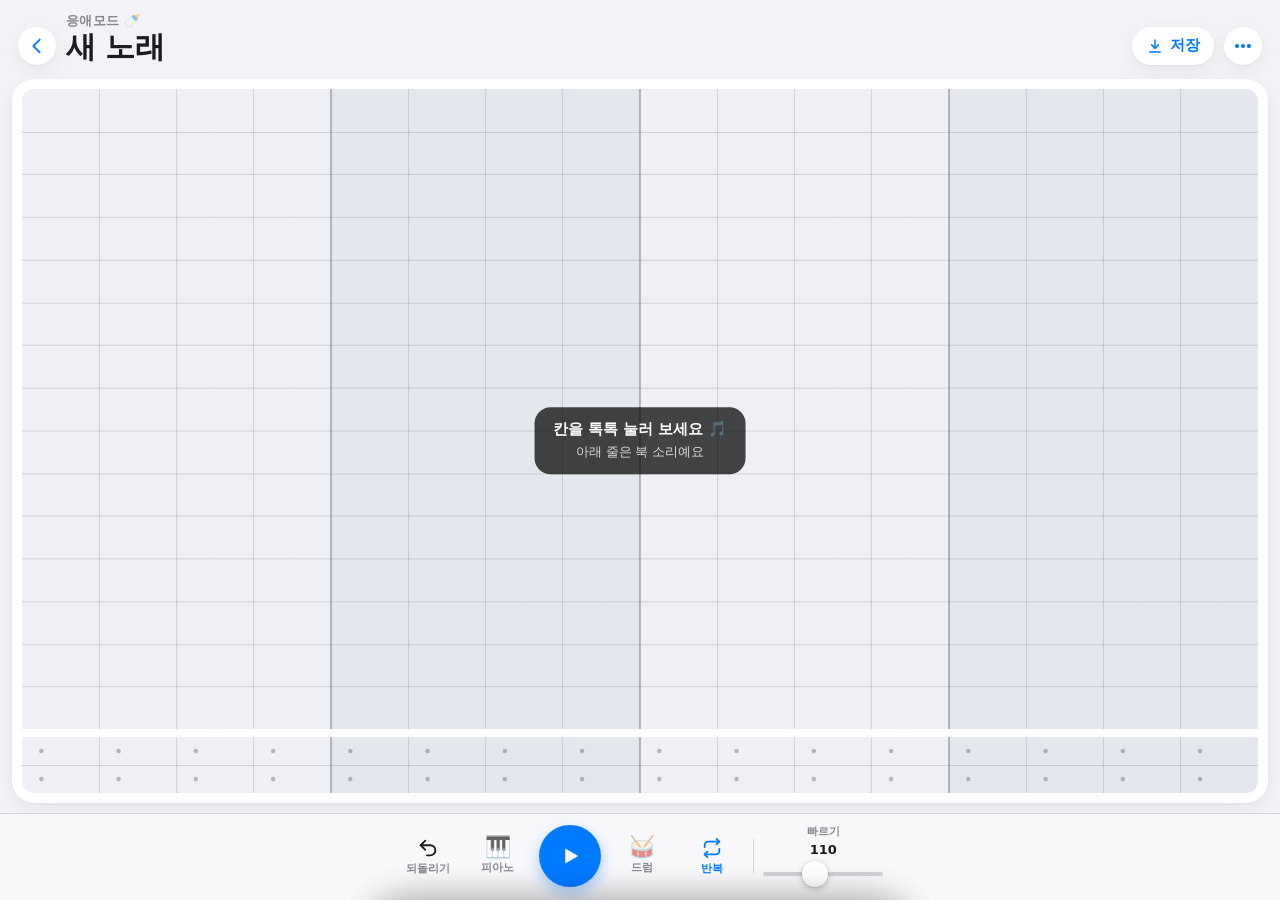
<file: baby/index.html>
<!DOCTYPE html>
<html lang="ko">
<head>
<meta charset="utf-8">
<script src="../js/loader.js" data-theme="light"></script>
<meta name="viewport" content="width=device-width, initial-scale=1, maximum-scale=1, user-scalable=no, viewport-fit=cover">
<title>응애모드 — Thaniya-SoundLab</title>
<link rel="icon" href="../Asset/icon.png" type="image/png">
<link rel="manifest" href="./manifest.webmanifest">
<meta name="theme-color" content="#f2f2f7" media="(prefers-color-scheme: light)">
<meta name="theme-color" content="#000000" media="(prefers-color-scheme: dark)">
<meta name="apple-mobile-web-app-capable" content="yes">
<meta name="mobile-web-app-capable" content="yes">
<meta name="apple-mobile-web-app-title" content="응애모드">
<meta name="apple-mobile-web-app-status-bar-style" content="default">
<link rel="apple-touch-icon" href="../install/icons/apple-touch-icon.png">
<style>
/* ───────── 응애모드: iOS 느낌의 아주 단순한 작곡 화면 ───────── */
:root{
  --bg:#f2f2f7; --card:#ffffff; --card2:#f7f7fa; --line:rgba(60,60,67,.12); --line2:rgba(60,60,67,.2);
  --text:#1c1c1e; --sub:rgba(60,60,67,.6); --blue:#007aff; --red:#ff3b30; --green:#34c759;
  --bar:rgba(249,249,251,.82); --shadow:0 1px 2px rgba(0,0,0,.04),0 6px 20px rgba(0,0,0,.06);
  --cell:#eef0f5; --cellAlt:#e4e7ee; --beat:rgba(60,60,67,.16); --barLine:rgba(60,60,67,.32);
  --head:rgba(0,122,255,.13);
  --font:-apple-system,BlinkMacSystemFont,"SF Pro Text","Apple SD Gothic Neo","Noto Sans KR","Segoe UI",system-ui,sans-serif;
  --safeB:env(safe-area-inset-bottom,0px); --safeT:env(safe-area-inset-top,0px);
}
@media (prefers-color-scheme:dark){:root{
  --bg:#000; --card:#1c1c1e; --card2:#2c2c2e; --line:rgba(84,84,88,.45); --line2:rgba(84,84,88,.7);
  --text:#fff; --sub:rgba(235,235,245,.6); --blue:#0a84ff; --red:#ff453a; --green:#30d158;
  --bar:rgba(28,28,30,.82); --shadow:none; --cell:#1c1c1e; --cellAlt:#242426; --beat:rgba(255,255,255,.08); --barLine:rgba(255,255,255,.2);
  --head:rgba(10,132,255,.22);
}}
*{box-sizing:border-box;margin:0;padding:0;-webkit-tap-highlight-color:transparent}
html,body{height:100%;background:var(--bg);color:var(--text);font-family:var(--font);-webkit-font-smoothing:antialiased;overscroll-behavior:none}
body{display:flex;flex-direction:column;-webkit-user-select:none;user-select:none;overflow:hidden}
button{font:inherit;color:inherit;border:0;background:none;cursor:pointer}
.i{width:22px;height:22px;fill:none;stroke:currentColor;stroke-width:2;stroke-linecap:round;stroke-linejoin:round}

/* 위쪽: 큰 제목 */
.top{padding:calc(var(--safeT) + 12px) 18px 8px;display:flex;align-items:flex-end;gap:10px}
.top .ttl{flex:1;min-width:0}
.top small{display:block;font-size:13px;font-weight:600;color:var(--sub);letter-spacing:.02em}
.top h1{font-size:30px;font-weight:800;letter-spacing:-.02em;line-height:1.15;white-space:nowrap;overflow:hidden;text-overflow:ellipsis;cursor:text}
.round{width:38px;height:38px;border-radius:50%;display:grid;place-items:center;background:var(--card);box-shadow:var(--shadow);color:var(--blue);flex:none}
.round:active{transform:scale(.94)}
.pillBtn{height:38px;padding:0 14px;border-radius:19px;background:var(--card);box-shadow:var(--shadow);color:var(--blue);font-weight:600;font-size:15px;display:flex;align-items:center;gap:6px;flex:none}
.pillBtn:active{transform:scale(.96)}

/* 작곡 칸 */
.stage{flex:1;min-height:0;padding:6px 12px 10px;display:flex}
.board{position:relative;flex:1;min-width:0;background:var(--card);border-radius:22px;box-shadow:var(--shadow);overflow:hidden;display:flex;flex-direction:column}
.scroll{flex:1;min-height:0;overflow-x:auto;overflow-y:hidden;-webkit-overflow-scrolling:touch;scrollbar-width:thin}
.scroll.fit{overflow-x:hidden}
.gridWrap{position:relative;height:100%;min-width:100%;display:flex;flex-direction:column;padding:10px}
canvas{display:block;touch-action:none}
.scroll:not(.fit) canvas{touch-action:pan-x}
#cv{flex:1;min-height:0;width:100%;border-radius:12px}

/* 아래 막대 (유리) */
.dock{position:relative;z-index:5;padding:10px 14px calc(var(--safeB) + 12px);background:var(--bar);backdrop-filter:saturate(180%) blur(20px);-webkit-backdrop-filter:saturate(180%) blur(20px);border-top:.5px solid var(--line2);display:flex;align-items:center;gap:10px;justify-content:center;flex-wrap:wrap}
.dGrp{display:flex;align-items:center;gap:8px}
.play{width:62px;height:62px;border-radius:50%;background:var(--blue);color:#fff;display:grid;place-items:center;box-shadow:0 6px 16px rgba(0,122,255,.35);transition:transform .12s}
.play:active{transform:scale(.93)}
.play .i{width:28px;height:28px}
.play.on{background:var(--red);box-shadow:0 6px 16px rgba(255,59,48,.35)}
.tool{min-width:62px;height:52px;padding:0 6px;border-radius:14px;display:flex;flex-direction:column;align-items:center;justify-content:center;gap:2px;font-size:11px;font-weight:600;color:var(--sub);background:transparent;transition:background .15s,color .15s}
.tool .em{font-size:21px;line-height:1}
.tool .i{color:var(--text)}
.tool:active{background:var(--line)}
.tool.on{color:var(--blue)}
.tool.on .i{color:var(--blue)}
.tempo{display:flex;flex-direction:column;align-items:center;gap:3px;font-size:11px;font-weight:600;color:var(--sub);min-width:120px}
.tempo b{color:var(--text);font-size:13px}
input[type=range]{-webkit-appearance:none;appearance:none;width:120px;height:28px;background:transparent}
input[type=range]::-webkit-slider-runnable-track{height:4px;border-radius:2px;background:var(--line2)}
input[type=range]::-webkit-slider-thumb{-webkit-appearance:none;width:26px;height:26px;border-radius:50%;background:#fff;margin-top:-11px;box-shadow:0 2px 6px rgba(0,0,0,.25),0 0 0 .5px rgba(0,0,0,.06)}
input[type=range]::-moz-range-track{height:4px;border-radius:2px;background:var(--line2)}
input[type=range]::-moz-range-thumb{width:26px;height:26px;border-radius:50%;background:#fff;border:0;box-shadow:0 2px 6px rgba(0,0,0,.25)}
.vsep{width:.5px;height:34px;background:var(--line2)}

/* 아래에서 올라오는 시트 */
.sheetBg{position:fixed;inset:0;z-index:50;background:rgba(0,0,0,.28);opacity:0;visibility:hidden;transition:opacity .25s,visibility .25s}
.sheetBg.show{opacity:1;visibility:visible}
.sheet{position:fixed;left:0;right:0;bottom:0;z-index:51;max-height:86vh;overflow:auto;background:var(--bg);border-radius:14px 14px 0 0;padding:8px 16px calc(var(--safeB) + 20px);transform:translateY(105%);transition:transform .32s cubic-bezier(.2,.8,.2,1);box-shadow:0 -10px 40px rgba(0,0,0,.18)}
.sheet.show{transform:none}
@media (min-width:700px){.sheet{left:50%;right:auto;width:520px;margin-left:-260px;bottom:24px;border-radius:16px;transform:translateY(calc(100% + 40px))}}
.grab{width:36px;height:5px;border-radius:3px;background:var(--line2);margin:0 auto 10px}
.shHd{display:flex;align-items:center;justify-content:space-between;margin-bottom:12px}
.shHd b{font-size:17px;font-weight:700}
.shHd button{color:var(--blue);font-weight:600;font-size:16px;padding:4px}
.sec{font-size:13px;color:var(--sub);text-transform:uppercase;letter-spacing:.03em;margin:18px 16px 6px}
.list{background:var(--card);border-radius:12px;overflow:hidden}
.row{display:flex;align-items:center;gap:12px;min-height:48px;padding:8px 16px;position:relative;width:100%;text-align:left;font-size:16px}
.row+.row::before{content:"";position:absolute;left:16px;right:0;top:0;height:.5px;background:var(--line2)}
button.row:active{background:var(--line)}
.row .lbl{flex:1;min-width:0;white-space:nowrap;overflow:hidden;text-overflow:ellipsis}
.row .val{color:var(--sub);font-size:15px}
.row .ico{width:30px;height:30px;border-radius:8px;display:grid;place-items:center;color:#fff;font-size:16px;flex:none}
.row.blue{color:var(--blue)} .row.red{color:var(--red)}
.row .chev{color:var(--sub);opacity:.6}
.seg{display:flex;background:var(--line);border-radius:9px;padding:2px;gap:2px}
.seg button{flex:1;height:30px;border-radius:7px;font-size:13px;font-weight:600;color:var(--text);padding:0 8px;white-space:nowrap}
.seg button.on{background:var(--card);box-shadow:0 1px 3px rgba(0,0,0,.12)}
.step{display:flex;align-items:center;background:var(--line);border-radius:9px;overflow:hidden}
.step button{width:44px;height:32px;font-size:20px;font-weight:500;color:var(--text)}
.step button:active{background:var(--line2)}
.step span{width:.5px;height:18px;background:var(--line2)}
.chips{display:grid;grid-template-columns:repeat(4,1fr);gap:8px}
.chip{background:var(--card);border-radius:14px;padding:12px 4px;display:flex;flex-direction:column;align-items:center;gap:6px;font-size:13px;font-weight:600;border:2px solid transparent}
.chip .em{font-size:28px;line-height:1}
.chip.on{border-color:var(--blue);color:var(--blue)}
.chip:active{transform:scale(.96)}
.input{flex:1;min-width:0;font:inherit;font-size:16px;color:var(--text);background:transparent;border:0;outline:none;text-align:right}
.works .row .when{font-size:12px;color:var(--sub)}
.empty{padding:22px;text-align:center;color:var(--sub);font-size:14px}
.note{font-size:12.5px;color:var(--sub);margin:8px 16px 0;line-height:1.5}

/* 알림 */
.toast{position:fixed;left:50%;top:calc(var(--safeT) + 12px);z-index:80;transform:translate(-50%,-140%);background:var(--card);color:var(--text);box-shadow:0 8px 30px rgba(0,0,0,.18);border-radius:22px;padding:10px 18px;font-size:14px;font-weight:600;transition:transform .35s cubic-bezier(.2,.8,.2,1),opacity .2s;white-space:nowrap;max-width:92vw;overflow:hidden;text-overflow:ellipsis}
.toast:not(.show){box-shadow:none;opacity:0}
.toast.show{transform:translate(-50%,0);opacity:1}

/* 처음 안내 말풍선 */
.hint{position:absolute;left:50%;top:50%;transform:translate(-50%,-50%);pointer-events:none;background:rgba(0,0,0,.72);color:#fff;padding:12px 18px;border-radius:16px;font-size:15px;font-weight:600;text-align:center;line-height:1.45;transition:opacity .4s}
.hint.off{opacity:0}

@media (max-width:560px){
  .top h1{font-size:26px}
  .dock{gap:4px;padding-left:8px;padding-right:8px}
  .tool{min-width:52px}
  .tempo{min-width:0;order:9;width:100%;flex-direction:row;justify-content:center;gap:10px}
  .tempo input{width:min(260px,60vw)}
  .vsep{display:none}
  .stage{padding:4px 8px 8px}
  .gridWrap{padding:6px}
}
@media (max-height:500px) and (orientation:landscape){
  .top{padding-top:calc(var(--safeT) + 6px);padding-bottom:4px} .top h1{font-size:20px} .top small{display:none}
  .dock{padding-top:6px;padding-bottom:calc(var(--safeB) + 6px)} .play{width:48px;height:48px} .tool{height:44px}
  .tempo{order:0;width:auto;flex-direction:column} .tempo input{width:100px}
}
</style>
</head>
<body>

<header class="top">
  <a class="round" href="../mypage.html" id="backBtn" title="스튜디오 모드로" aria-label="스튜디오 모드로"><svg class="i" viewBox="0 0 24 24"><path d="M15 5l-7 7 7 7"/></svg></a>
  <div class="ttl"><small>응애모드 🍼</small><h1 id="title" title="눌러서 이름 바꾸기">새 노래</h1></div>
  <button class="pillBtn" id="saveBtn" title="내 노래에 저장"><svg class="i" viewBox="0 0 24 24" style="width:18px;height:18px"><path d="M12 4v11"/><path d="M7.5 10.5L12 15l4.5-4.5"/><path d="M5 20h14"/></svg>저장</button>
  <button class="round" id="moreBtn" title="더보기" aria-label="더보기"><svg class="i" viewBox="0 0 24 24"><circle cx="5.5" cy="12" r="1.3" fill="currentColor"/><circle cx="12" cy="12" r="1.3" fill="currentColor"/><circle cx="18.5" cy="12" r="1.3" fill="currentColor"/></svg></button>
</header>

<main class="stage">
  <div class="board">
    <div class="scroll fit" id="scroll"><div class="gridWrap" id="wrap"><canvas id="cv"></canvas></div></div>
    <div class="hint" id="hint">칸을 톡톡 눌러 보세요 🎵<br><small style="font-weight:500;opacity:.8">아래 줄은 북 소리예요</small></div>
  </div>
</main>

<nav class="dock">
  <div class="dGrp">
    <button class="tool" id="undoBtn" title="되돌리기"><svg class="i" viewBox="0 0 24 24"><path d="M9 14L4 9l5-5"/><path d="M4 9h10.5a5.5 5.5 0 0 1 0 11H11"/></svg>되돌리기</button>
    <button class="tool" id="instBtn" title="악기 바꾸기"><span class="em" id="instEm">🎹</span><span id="instTx">피아노</span></button>
  </div>
  <button class="play" id="playBtn" aria-label="재생"><svg class="i" viewBox="0 0 24 24" id="playIc"><path d="M8 5.5v13l11-6.5z" fill="currentColor" stroke="none"/></svg></button>
  <div class="dGrp">
    <button class="tool" id="drumBtn" title="북 소리 바꾸기"><span class="em" id="drumEm">🥁</span><span id="drumTx">드럼</span></button>
    <button class="tool on" id="loopBtn" title="무한 반복"><svg class="i" viewBox="0 0 24 24"><path d="M17 2l3 3-3 3"/><path d="M4 11V9a4 4 0 0 1 4-4h12"/><path d="M7 22l-3-3 3-3"/><path d="M20 13v2a4 4 0 0 1-4 4H4"/></svg>반복</button>
  </div>
  <div class="vsep"></div>
  <label class="tempo">빠르기 <b id="bpmTx">110</b><input type="range" id="bpm" min="60" max="180" step="1" value="110" aria-label="빠르기"></label>
</nav>

<div class="sheetBg" id="sheetBg"></div>

<!-- 더보기 -->
<section class="sheet" id="moreSh" aria-label="더보기">
  <div class="grab"></div>
  <div class="shHd"><span></span><b>설정</b><button data-close>완료</button></div>
  <div class="list">
    <div class="row"><span class="lbl">노래 이름</span><input class="input" id="nameIn" maxlength="30"></div>
    <div class="row"><span class="lbl">길이</span><span class="val" id="barsTx">4마디</span><div class="step"><button id="barsDn" aria-label="줄이기">−</button><span></span><button id="barsUp" aria-label="늘리기">+</button></div></div>
    <div class="row"><span class="lbl">음계</span><div class="seg" id="scaleSeg"><button data-v="major">도레미</button><button data-v="penta">아무렇게나 예쁘게</button></div></div>
    <div class="row"><span class="lbl">음 높이</span><div class="seg" id="octSeg"><button data-v="3">낮게</button><button data-v="4">보통</button><button data-v="5">높게</button></div></div>
  </div>
  <div class="sec">악기</div>
  <div class="chips" id="instChips"></div>
  <div class="sec">북 소리</div>
  <div class="chips" id="drumChips"></div>
  <div class="sec">내 노래</div>
  <div class="list">
    <button class="row" id="worksOpen"><span class="ico" style="background:#ff9500">📁</span><span class="lbl">저장한 노래 보기</span><span class="val" id="worksCnt"></span><span class="chev">›</span></button>
    <button class="row" id="newBtn"><span class="ico" style="background:#34c759">＋</span><span class="lbl">새 노래</span></button>
    <button class="row" id="midiBtn"><span class="ico" style="background:#5856d6">♫</span><span class="lbl">MIDI 파일로 내보내기</span></button>
    <button class="row red" id="clearBtn"><span class="ico" style="background:#ff3b30">✕</span><span class="lbl">모두 지우기</span></button>
  </div>
  <p class="note">MIDI 파일은 스튜디오 모드 마이페이지의 「불러오기」로 열어서 이어서 다듬을 수 있어요.</p>
  <div class="sec">앱</div>
  <div class="list">
    <button class="row" id="installBtn"><span class="ico" style="background:#007aff">⬇︎</span><span class="lbl">응애모드를 홈 화면에 설치</span><span class="chev">›</span></button>
    <a class="row" href="../mypage.html" id="studioLink"><span class="ico" style="background:#1c1c1e">🎛</span><span class="lbl">스튜디오 모드로 전환</span><span class="chev">›</span></a>
  </div>
</section>

<!-- 저장한 노래 -->
<section class="sheet" id="worksSh" aria-label="저장한 노래">
  <div class="grab"></div>
  <div class="shHd"><button data-back>‹ 설정</button><b>내 노래</b><button data-close>완료</button></div>
  <div class="list works" id="works"></div>
</section>

<!-- 설치 안내 -->
<section class="sheet" id="installSh" aria-label="설치">
  <div class="grab"></div>
  <div class="shHd"><span></span><b>응애모드 설치</b><button data-close>완료</button></div>
  <div class="list"><div class="row" style="padding:16px"><span class="ico" style="background:linear-gradient(135deg,#ff9ec4,#ffd36e 55%,#8fe3ff);width:52px;height:52px;border-radius:12px;font-size:28px">🍼</span><span class="lbl" style="white-space:normal"><b>응애모드</b><br><span style="font-size:13px;color:var(--sub)">홈 화면에서 바로 열리는 아주 가벼운 작곡 앱</span></span></div></div>
  <div id="installBody"></div>
</section>

<div class="toast" id="toast"></div>

<script>
(() => {
'use strict';
const $ = id => document.getElementById(id);
const LS_CUR = 'tsl-baby-cur', LS_WORKS = 'tsl-baby-works';
const lsGet = (k, d) => { try { const v = localStorage.getItem(k); return v ? JSON.parse(v) : d; } catch (e) { return d; } };
const lsSet = (k, v) => { try { localStorage.setItem(k, JSON.stringify(v)); return true; } catch (e) { return false; } };

// ───────── 노래 데이터 ─────────
// mel: { "열,줄": 1 } — 줄 0 = 맨 아래 음 · drm: { "열,0|1": 1 } — 0 = 큰북, 1 = 작은북
const STEPS_PER_BAR = 8;   // 한 마디 = 4박 × 2칸
const SCALES = { major: [0, 2, 4, 5, 7, 9, 11], penta: [0, 2, 4, 7, 9] };
const INSTS = [
  { id: 'piano', em: '🎹', name: '피아노', gm: 0 },
  { id: 'marimba', em: '🪵', name: '마림바', gm: 12 },
  { id: 'synth', em: '👾', name: '신스', gm: 81 },
  { id: 'flute', em: '🪈', name: '플루트', gm: 73 }
];
const DRUMS = [
  { id: 'kit', em: '🥁', name: '드럼' },
  { id: 'elec', em: '🎧', name: '전자' },
  { id: 'block', em: '🧱', name: '나무' },
  { id: 'conga', em: '🪘', name: '콩가' }
];
const blank = () => ({ name: '새 노래', bars: 4, bpm: 110, scale: 'major', oct: 4, inst: 'piano', drum: 'kit', loop: true, mel: {}, drm: {} });
let S = Object.assign(blank(), lsGet(LS_CUR, {}));
const q = new URLSearchParams(location.search);
if (q.has('new')) { S = blank(); history.replaceState(null, '', location.pathname); }
const OCTS = 2;
const rowsN = () => SCALES[S.scale].length * OCTS + 1;   // 두 옥타브 + 맨 위 도
const colsN = () => S.bars * STEPS_PER_BAR;
function rowMidi(r) {
  const sc = SCALES[S.scale], o = Math.floor(r / sc.length), d = r % sc.length;
  return 12 * (S.oct + 1) + o * 12 + sc[d];
}
// 음마다 무지개색 (도 = 빨강 … 시 = 보라)
const PC_COL = ['#ff3b30', '#ff6a3d', '#ff9500', '#ffb800', '#ffcc00', '#34c759', '#30c7a5', '#00c7be', '#32ade6', '#007aff', '#5856d6', '#af52de'];
const colOf = m => PC_COL[((m % 12) + 12) % 12];

// ───────── 되돌리기 · 저장 ─────────
const undoStack = [];
const snap = () => JSON.stringify({ mel: S.mel, drm: S.drm, bars: S.bars });
function pushUndo() { undoStack.push(snap()); if (undoStack.length > 60) undoStack.shift(); }
function undo() {
  const u = undoStack.pop(); if (!u) return toast('더 되돌릴 게 없어요');
  const d = JSON.parse(u); S.mel = d.mel; S.drm = d.drm; S.bars = d.bars; save(); layout(); syncUI();
}
let saveT = 0;
function save() { clearTimeout(saveT); saveT = setTimeout(() => lsSet(LS_CUR, S), 150); }

// ───────── 알림 ─────────
let toastT = 0;
function toast(m) { const t = $('toast'); t.textContent = m; t.classList.add('show'); clearTimeout(toastT); toastT = setTimeout(() => t.classList.remove('show'), 1900); }

// ───────── 소리 ─────────
let ac = null, master = null, rev = null, noise = null;
function AC() {
  if (!ac) {
    ac = new (window.AudioContext || window.webkitAudioContext)();
    const comp = ac.createDynamicsCompressor(); comp.threshold.value = -14; comp.ratio.value = 3;
    master = ac.createGain(); master.gain.value = 0.7; master.connect(comp); comp.connect(ac.destination);
    const len = ac.sampleRate * 1.3, ir = ac.createBuffer(2, len, ac.sampleRate);
    for (let c = 0; c < 2; c++) { const d = ir.getChannelData(c); for (let i = 0; i < len; i++) d[i] = (Math.random() * 2 - 1) * Math.pow(1 - i / len, 3.2); }
    const conv = ac.createConvolver(); conv.buffer = ir; rev = ac.createGain(); rev.gain.value = 0.18; rev.connect(conv); conv.connect(comp);
    noise = ac.createBuffer(1, ac.sampleRate, ac.sampleRate); const nd = noise.getChannelData(0); for (let i = 0; i < nd.length; i++) nd[i] = Math.random() * 2 - 1;
  }
  if (ac.state === 'suspended') ac.resume();
  return ac;
}
const mtof = m => 440 * Math.pow(2, (m - 69) / 12);
function out(g) { g.connect(master); g.connect(rev); }
function tone(m, t, dur, inst) {
  const a = AC(), f = mtof(m), g = a.createGain(); out(g);
  const osc = (type, fr, gain) => { const o = a.createOscillator(), og = a.createGain(); o.type = type; o.frequency.value = fr; og.gain.value = gain; o.connect(og); og.connect(g); o.start(t); o.stop(t + dur + 1.2); return o; };
  if (inst === 'marimba') {
    osc('sine', f, 1); osc('sine', f * 4, 0.12);
    g.gain.setValueAtTime(0, t); g.gain.linearRampToValueAtTime(0.42, t + 0.004); g.gain.exponentialRampToValueAtTime(0.001, t + 0.5);
  } else if (inst === 'synth') {
    const fl = a.createBiquadFilter(); fl.type = 'lowpass'; fl.Q.value = 6; fl.frequency.setValueAtTime(f * 8, t); fl.frequency.exponentialRampToValueAtTime(f * 1.5, t + 0.25);
    fl.connect(g); ['square', 'sawtooth'].forEach((ty, i) => { const o = a.createOscillator(); o.type = ty; o.frequency.value = f; o.detune.value = i ? 7 : -7; const og = a.createGain(); og.gain.value = 0.12; o.connect(og); og.connect(fl); o.start(t); o.stop(t + dur + 0.5); });
    g.gain.setValueAtTime(0, t); g.gain.linearRampToValueAtTime(0.9, t + 0.01); g.gain.setTargetAtTime(0.5, t + 0.02, 0.1); g.gain.setTargetAtTime(0, t + dur, 0.06);
  } else if (inst === 'flute') {
    const o = osc('sine', f, 0.9); osc('triangle', f * 2, 0.06);
    const lfo = a.createOscillator(), lg = a.createGain(); lfo.frequency.value = 5.2; lg.gain.value = f * 0.006; lfo.connect(lg); lg.connect(o.frequency); lfo.start(t + 0.12); lfo.stop(t + dur + 0.6);
    const bn = a.createBufferSource(); bn.buffer = noise; const bf = a.createBiquadFilter(); bf.type = 'bandpass'; bf.frequency.value = f * 2; bf.Q.value = 2; const bg = a.createGain(); bg.gain.value = 0.05; bn.connect(bf); bf.connect(bg); bg.connect(g); bn.start(t); bn.stop(t + dur + 0.3);
    g.gain.setValueAtTime(0, t); g.gain.linearRampToValueAtTime(0.32, t + 0.05); g.gain.setTargetAtTime(0, t + dur, 0.07);
  } else {   // 피아노
    const fl = a.createBiquadFilter(); fl.type = 'lowpass'; fl.frequency.setValueAtTime(Math.min(14000, f * 10), t); fl.frequency.setTargetAtTime(f * 2.5, t, 0.3); fl.connect(g);
    [['triangle', 1, 0.6], ['sine', 2, 0.18], ['sine', 3, 0.05]].forEach(([ty, h, v]) => { const o = a.createOscillator(); o.type = ty; o.frequency.value = f * h; o.detune.value = h > 1 ? 3 : 0; const og = a.createGain(); og.gain.value = v; o.connect(og); og.connect(fl); o.start(t); o.stop(t + dur + 1.4); });
    g.gain.setValueAtTime(0, t); g.gain.linearRampToValueAtTime(0.55, t + 0.005); g.gain.setTargetAtTime(0.18, t + 0.01, 0.35); g.gain.setTargetAtTime(0, t + Math.max(dur, 0.25), 0.18);
  }
}
function drum(kind, t) {   // kind 0 = 큰북 · 1 = 작은북
  const a = AC(), g = a.createGain(); out(g);
  const kit = S.drum;
  const noiseHit = (type, fr, q, vol, dec, at = t) => { const s = a.createBufferSource(); s.buffer = noise; const fl = a.createBiquadFilter(); fl.type = type; fl.frequency.value = fr; fl.Q.value = q; const ng = a.createGain(); ng.gain.setValueAtTime(vol, at); ng.gain.exponentialRampToValueAtTime(0.001, at + dec); s.connect(fl); fl.connect(ng); ng.connect(g); s.start(at); s.stop(at + dec + 0.05); };
  const sweep = (type, f0, f1, vol, dec, fd = dec * 0.5) => { const o = a.createOscillator(), og = a.createGain(); o.type = type; o.frequency.setValueAtTime(f0, t); o.frequency.exponentialRampToValueAtTime(f1, t + fd); og.gain.setValueAtTime(vol, t); og.gain.exponentialRampToValueAtTime(0.001, t + dec); o.connect(og); og.connect(g); o.start(t); o.stop(t + dec + 0.05); };
  if (kit === 'elec') {
    if (kind === 0) sweep('sine', 120, 38, 1.1, 0.55, 0.3);
    else { [0, 0.012, 0.024].forEach(d => noiseHit('bandpass', 1400, 1.2, 0.55, 0.13, t + d)); }
  } else if (kit === 'block') {
    if (kind === 0) sweep('sine', 520, 480, 0.6, 0.09, 0.05);
    else sweep('sine', 980, 900, 0.5, 0.06, 0.03);
  } else if (kit === 'conga') {
    if (kind === 0) sweep('sine', 210, 170, 0.8, 0.35, 0.08);
    else { sweep('sine', 340, 300, 0.6, 0.18, 0.05); noiseHit('highpass', 3000, 0.7, 0.15, 0.03); }
  } else {
    if (kind === 0) sweep('sine', 150, 45, 1, 0.38, 0.12);
    else { sweep('triangle', 220, 160, 0.35, 0.1); noiseHit('highpass', 1800, 0.8, 0.45, 0.17); }
  }
}

// ───────── 그리기 ─────────
const scroll = $('scroll'), wrap = $('wrap'), cv = $('cv'), cx = cv.getContext('2d');
let dpr = 1, W = 0, H = 0, cw = 0, rh = 0, dh = 0, melH = 0, gap = 8;
const MINW = matchMedia('(pointer:coarse)').matches ? 34 : 26;   // 손가락으로 누르기 쉬운 칸 너비
const DRUM_ROWS = 2;
function layout() {
  dpr = Math.min(window.devicePixelRatio || 1, 2.5);
  const vw = scroll.clientWidth - parseFloat(getComputedStyle(wrap).paddingLeft) * 2;
  const need = colsN() * MINW, fit = need <= vw;
  scroll.classList.toggle('fit', fit);
  wrap.style.width = fit ? '' : (need + parseFloat(getComputedStyle(wrap).paddingLeft) * 2) + 'px';
  W = fit ? vw : need;
  H = wrap.clientHeight - parseFloat(getComputedStyle(wrap).paddingTop) * 2;
  cw = W / colsN();
  const rN = rowsN();
  dh = Math.max(30, Math.min(56, H * 0.15));   // 북 줄 높이 (2줄 합)
  melH = H - dh - gap; rh = melH / rN;
  cv.width = Math.round(W * dpr); cv.height = Math.round(H * dpr); cv.style.width = W + 'px'; cv.style.height = H + 'px';
  draw();
}
const pops = new Map();   // 재생될 때 톡 튀는 효과: key → 시작 시각
function rr(x, y, w, h, r) { cx.beginPath(); if (cx.roundRect) cx.roundRect(x, y, w, h, r); else cx.rect(x, y, w, h); }
function draw() {
  const c = cx, cs = getComputedStyle(document.documentElement), v = n => cs.getPropertyValue(n).trim();
  c.setTransform(dpr, 0, 0, dpr, 0, 0); c.clearRect(0, 0, W, H);
  const cols = colsN(), rN = rowsN(), now = performance.now(), head = playing ? curCol : -1;
  // 칸 바탕: 마디마다 번갈아
  for (let col = 0; col < cols; col++) {
    const bar = Math.floor(col / STEPS_PER_BAR);
    c.fillStyle = bar % 2 ? v('--cellAlt') : v('--cell');
    c.fillRect(col * cw, 0, cw + 0.5, melH);
    c.fillRect(col * cw, melH + gap, cw + 0.5, dh);
  }
  if (head >= 0) { c.fillStyle = v('--head'); c.fillRect(head * cw, 0, cw, H); }
  // 가는 선
  c.fillStyle = v('--beat');
  for (let r = 1; r < rN; r++) c.fillRect(0, Math.round(r * rh), W, 1);
  c.fillRect(0, Math.round(melH + gap + dh / 2), W, 1);
  for (let col = 1; col < cols; col++) {
    const isBar = col % STEPS_PER_BAR === 0, isBeat = col % 2 === 0;
    if (!isBeat) continue;
    c.fillStyle = isBar ? v('--barLine') : v('--beat');
    const w = isBar ? 2 : 1;
    c.fillRect(Math.round(col * cw - w / 2), 0, w, melH); c.fillRect(Math.round(col * cw - w / 2), melH + gap, w, dh);
  }
  // 멜로디 칸
  const pad = Math.max(1, Math.min(cw, rh) * 0.08);
  for (const k in S.mel) {
    const [col, r] = k.split(',').map(Number); if (col >= cols || r >= rN) continue;
    const y = melH - (r + 1) * rh, p = pops.get('m' + k), sc = p ? popScale(now - p) : 1;
    const w = cw - pad * 2, h = rh - pad * 2;
    c.fillStyle = colOf(rowMidi(r));
    rr(col * cw + pad + w * (1 - sc) / 2, y + pad + h * (1 - sc) / 2, w * sc, h * sc, Math.min(6, w / 3)); c.fill();
  }
  // 북 칸: 큰북 = 동그라미, 작은북 = 세모
  const dr = dh / 2;
  for (const k in S.drm) {
    const [col, kind] = k.split(',').map(Number); if (col >= cols) continue;
    const x = col * cw + cw / 2, y = melH + gap + (1 - kind) * dr + dr / 2, p = pops.get('d' + k), sc = p ? popScale(now - p) : 1;
    const rad = Math.max(3, Math.min(cw, dr) * 0.34) * sc;
    c.fillStyle = v('--text');
    c.beginPath();
    if (kind === 0) c.arc(x, y, rad, 0, Math.PI * 2);
    else { c.moveTo(x, y - rad * 1.1); c.lineTo(x + rad * 1.05, y + rad * 0.8); c.lineTo(x - rad * 1.05, y + rad * 0.8); c.closePath(); }
    c.fill();
  }
  // 북 줄 안내 (빈 칸 쪽에 연하게)
  c.globalAlpha = 0.28; c.fillStyle = v('--text');
  for (let col = 0; col < cols; col += 2) {
    for (let kind = 0; kind < 2; kind++) {
      if (S.drm[col + ',' + kind]) continue;
      const x = col * cw + cw / 2, y = melH + gap + (1 - kind) * dr + dr / 2, rad = Math.max(1.5, Math.min(cw, dr) * 0.08);
      c.beginPath(); c.arc(x, y, rad, 0, Math.PI * 2); c.fill();
    }
  }
  c.globalAlpha = 1;
  if (pops.size) { for (const [k, t] of pops) if (now - t > 260) pops.delete(k); if (pops.size) requestAnimationFrame(draw); }
}
const popScale = dt => dt < 0 ? 1 : 1 + 0.22 * Math.sin(Math.min(1, dt / 240) * Math.PI);

// ───────── 칸 누르기 (톡 · 끌어서 칠하기) ─────────
function cellAt(e) {
  const r = cv.getBoundingClientRect(), x = e.clientX - r.left, y = e.clientY - r.top;
  const col = Math.floor(x / cw); if (col < 0 || col >= colsN()) return null;
  if (y >= 0 && y < melH) { const row = rowsN() - 1 - Math.floor(y / rh); return row >= 0 ? { t: 'm', k: col + ',' + row, row } : null; }
  if (y >= melH + gap && y < H) { const kind = y < melH + gap + dh / 2 ? 1 : 0; return { t: 'd', k: col + ',' + kind, kind }; }
  return null;
}
let paint = null;
function apply(c) {
  const map = c.t === 'm' ? S.mel : S.drm, has = !!map[c.k];
  if (paint.on === has || paint.done.has(c.t + c.k)) return;
  paint.done.add(c.t + c.k);
  if (paint.on) {
    map[c.k] = 1; pops.set(c.t + c.k, performance.now());
    if (c.t === 'm') tone(rowMidi(c.row), AC().currentTime + 0.01, 0.25, S.inst); else drum(c.kind, AC().currentTime + 0.01);
  } else delete map[c.k];
  draw(); hideHint();
}
cv.addEventListener('pointerdown', e => {
  if (e.button > 0) return;
  const c = cellAt(e); if (!c) return;
  AC(); pushUndo();
  const map = c.t === 'm' ? S.mel : S.drm;
  paint = { on: !map[c.k], done: new Set(), id: e.pointerId, t: c.t };
  try { cv.setPointerCapture(e.pointerId); } catch (_) {}
  apply(c);
});
cv.addEventListener('pointermove', e => {
  if (!paint || e.pointerId !== paint.id) return;
  const c = cellAt(e); if (c && c.t === paint.t) apply(c);
});
const endPaint = e => { if (paint && (!e || e.pointerId === paint.id)) { paint = null; save(); } };
cv.addEventListener('pointerup', endPaint); cv.addEventListener('pointercancel', endPaint);
let hinted = !!Object.keys(S.mel).length || lsGet('tsl-baby-hinted', false);
function hideHint() { if (hinted) return; hinted = true; lsSet('tsl-baby-hinted', true); $('hint').classList.add('off'); }
if (hinted) $('hint').classList.add('off');

// ───────── 재생 (빠르게 미리 예약 · 끊김 없이 반복) ─────────
let playing = false, nextCol = 0, nextT = 0, timer = 0, curCol = -1;
const queue = [];   // [시각, 열] — 화면 막대를 소리에 맞추려고
const stepDur = () => 60 / S.bpm / 2;
function schedule() {
  const a = AC(), ahead = a.currentTime + 0.12, cols = colsN();
  while (nextT < ahead) {
    if (nextCol >= cols) {
      if (!S.loop) { if (nextT < a.currentTime + 0.02) { stop(); return; } break; }
      nextCol = 0;
    }
    const col = nextCol, t = nextT, dur = stepDur();
    for (const k in S.mel) { const [c0, r] = k.split(',').map(Number); if (c0 === col && r < rowsN()) tone(rowMidi(r), t, dur * 0.95, S.inst); }
    for (let kind = 0; kind < 2; kind++) if (S.drm[col + ',' + kind]) drum(kind, t);
    queue.push([t, col]);
    nextCol++; nextT += dur;
  }
}
function frame() {
  if (!playing) return;
  const now = ac.currentTime;
  let moved = false;
  while (queue.length && queue[0][0] <= now) {
    curCol = queue.shift()[1]; moved = true;
    const tnow = performance.now();
    for (const k in S.mel) if (+k.split(',')[0] === curCol) pops.set('m' + k, tnow);
    for (let kind = 0; kind < 2; kind++) if (S.drm[curCol + ',' + kind]) pops.set('d' + curCol + ',' + kind, tnow);
    if (!scroll.classList.contains('fit')) {   // 막대가 화면 밖이면 따라가요
      const x = curCol * cw, sl = scroll.scrollLeft, vw = scroll.clientWidth;
      if (x < sl || x > sl + vw - cw * 2) scroll.scrollTo({ left: Math.max(0, x - cw), behavior: curCol === 0 ? 'auto' : 'smooth' });
    }
  }
  if (!S.loop && nextCol >= colsN() && !queue.length && now > nextT) { stop(); return; }
  if (moved) draw();
  requestAnimationFrame(frame);
}
function play() {
  if (!Object.keys(S.mel).length && !Object.keys(S.drm).length) { toast('먼저 칸을 톡 눌러 음을 넣어 보세요 🎵'); return; }
  AC(); playing = true; nextCol = 0; nextT = ac.currentTime + 0.06; queue.length = 0;
  schedule(); timer = setInterval(schedule, 25); requestAnimationFrame(frame); setPlayUI();
}
function stop() { playing = false; clearInterval(timer); queue.length = 0; curCol = -1; setPlayUI(); draw(); }
function setPlayUI() {
  $('playBtn').classList.toggle('on', playing); $('playBtn').setAttribute('aria-label', playing ? '멈춤' : '재생');
  $('playIc').innerHTML = playing ? '<rect x="6.5" y="6.5" width="11" height="11" rx="2" fill="currentColor" stroke="none"/>' : '<path d="M8 5.5v13l11-6.5z" fill="currentColor" stroke="none"/>';
}
$('playBtn').onclick = () => playing ? stop() : play();
document.addEventListener('keydown', e => {
  if (e.target.tagName === 'INPUT') return;
  if (e.code === 'Space') { e.preventDefault(); playing ? stop() : play(); }
  else if ((e.ctrlKey || e.metaKey) && e.key.toLowerCase() === 'z') { e.preventDefault(); undo(); }
  else if (e.key === 'Escape') closeSheets();
});

// ───────── 아래 막대 ─────────
const instOf = id => INSTS.find(x => x.id === id) || INSTS[0], drumOf = id => DRUMS.find(x => x.id === id) || DRUMS[0];
function syncUI() {
  const i = instOf(S.inst), d = drumOf(S.drum);
  $('instEm').textContent = i.em; $('instTx').textContent = i.name;
  $('drumEm').textContent = d.em; $('drumTx').textContent = d.name;
  $('loopBtn').classList.toggle('on', S.loop);
  $('bpm').value = S.bpm; $('bpmTx').textContent = S.bpm;
  $('title').textContent = S.name || '새 노래'; $('nameIn').value = S.name || '';
  $('barsTx').textContent = S.bars + '마디';
  $('scaleSeg').querySelectorAll('button').forEach(b => b.classList.toggle('on', b.dataset.v === S.scale));
  $('octSeg').querySelectorAll('button').forEach(b => b.classList.toggle('on', +b.dataset.v === S.oct));
  $('instChips').querySelectorAll('.chip').forEach(b => b.classList.toggle('on', b.dataset.v === S.inst));
  $('drumChips').querySelectorAll('.chip').forEach(b => b.classList.toggle('on', b.dataset.v === S.drum));
  $('worksCnt').textContent = lsGet(LS_WORKS, []).length + '개';
  document.title = (S.name || '새 노래') + ' — 응애모드';
}
$('undoBtn').onclick = undo;
$('instBtn').onclick = () => { const i = INSTS.indexOf(instOf(S.inst)); S.inst = INSTS[(i + 1) % INSTS.length].id; syncUI(); save(); tone(rowMidi(SCALES[S.scale].length), AC().currentTime + 0.01, 0.35, S.inst); toast(instOf(S.inst).em + ' ' + instOf(S.inst).name); };
$('drumBtn').onclick = () => { const i = DRUMS.indexOf(drumOf(S.drum)); S.drum = DRUMS[(i + 1) % DRUMS.length].id; syncUI(); save(); const t = AC().currentTime + 0.01; drum(0, t); drum(1, t + 0.22); toast(drumOf(S.drum).em + ' ' + drumOf(S.drum).name); };
$('loopBtn').onclick = () => { S.loop = !S.loop; syncUI(); save(); toast(S.loop ? '🔁 무한 반복 켜짐' : '한 번만 재생해요'); };
$('bpm').oninput = e => { S.bpm = +e.target.value; $('bpmTx').textContent = S.bpm; save(); };

// ───────── 시트 ─────────
const bg = $('sheetBg');
function openSheet(id) { document.querySelectorAll('.sheet.show').forEach(s => s.classList.remove('show')); $(id).classList.add('show'); bg.classList.add('show'); }
function closeSheets() { document.querySelectorAll('.sheet.show').forEach(s => s.classList.remove('show')); bg.classList.remove('show'); }
bg.onclick = closeSheets;
document.querySelectorAll('[data-close]').forEach(b => b.onclick = closeSheets);
document.querySelectorAll('[data-back]').forEach(b => b.onclick = () => openSheet('moreSh'));
$('moreBtn').onclick = () => { syncUI(); openSheet('moreSh'); };
$('title').onclick = () => { openSheet('moreSh'); setTimeout(() => $('nameIn').focus(), 320); };
$('nameIn').oninput = e => { S.name = e.target.value.slice(0, 30); $('title').textContent = S.name || '새 노래'; save(); };
$('barsDn').onclick = () => setBars(S.bars - 1);
$('barsUp').onclick = () => setBars(S.bars + 1);
function setBars(n) {
  n = Math.max(1, Math.min(8, n)); if (n === S.bars) return toast(n === 1 ? '1마디보다 짧게는 안 돼요' : '8마디까지 만들 수 있어요');
  pushUndo(); S.bars = n; save(); syncUI(); layout();
}
$('scaleSeg').onclick = e => { const b = e.target.closest('button'); if (!b) return; S.scale = b.dataset.v; save(); syncUI(); layout(); };
$('octSeg').onclick = e => { const b = e.target.closest('button'); if (!b) return; S.oct = +b.dataset.v; save(); syncUI(); tone(rowMidi(0), AC().currentTime + 0.01, 0.3, S.inst); };
function chips(box, list, key, test) {
  box.innerHTML = '';
  list.forEach(x => {
    const b = document.createElement('button'); b.className = 'chip'; b.dataset.v = x.id;
    b.innerHTML = `<span class="em">${x.em}</span>${x.name}`;
    b.onclick = () => { S[key] = x.id; save(); syncUI(); test(); };
    box.appendChild(b);
  });
}
chips($('instChips'), INSTS, 'inst', () => tone(rowMidi(SCALES[S.scale].length), AC().currentTime + 0.01, 0.35, S.inst));
chips($('drumChips'), DRUMS, 'drum', () => { const t = AC().currentTime + 0.01; drum(0, t); drum(1, t + 0.22); });

// ───────── 내 노래 (저장 · 불러오기) ─────────
function saveWork(quiet) {
  if (!Object.keys(S.mel).length && !Object.keys(S.drm).length) { toast('빈 노래는 저장하지 않아요'); return; }
  const works = lsGet(LS_WORKS, []);
  if (!S.id) S.id = 'b' + Date.now().toString(36) + Math.random().toString(36).slice(2, 6);
  const it = JSON.parse(JSON.stringify(S)); it.saved = Date.now();
  const i = works.findIndex(w => w.id === S.id);
  if (i >= 0) works[i] = it; else works.unshift(it);
  if (!lsSet(LS_WORKS, works)) return toast('저장 공간이 꽉 찼어요');
  save(); syncUI(); if (!quiet) toast('💾 「' + (S.name || '새 노래') + '」 저장했어요');
}
$('saveBtn').onclick = () => saveWork();
const ago = t => { const s = (Date.now() - t) / 1000; return s < 60 ? '방금' : s < 3600 ? Math.floor(s / 60) + '분 전' : s < 86400 ? Math.floor(s / 3600) + '시간 전' : Math.floor(s / 86400) + '일 전'; };
function renderWorks() {
  const box = $('works'), works = lsGet(LS_WORKS, []); box.innerHTML = '';
  if (!works.length) { box.innerHTML = '<div class="empty">아직 저장한 노래가 없어요<br>위쪽 「저장」을 눌러 보세요</div>'; return; }
  works.forEach(w => {
    const row = document.createElement('div'); row.className = 'row';
    const n = Object.keys(w.mel || {}).length + Object.keys(w.drm || {}).length;
    row.innerHTML = `<span class="ico" style="background:${colOf(60 + (w.name || '').length * 5)}">${instOf(w.inst).em}</span><button class="lbl" style="text-align:left;font-size:16px"></button><span class="when"></span><button class="del" aria-label="지우기" style="color:var(--red);font-size:14px;padding:6px">지우기</button>`;
    row.querySelector('.lbl').textContent = w.name || '새 노래';
    row.querySelector('.when').textContent = `${w.bars}마디 · 음 ${n}개 · ${ago(w.saved || 0)}`;
    row.querySelector('.lbl').onclick = () => { stop(); S = Object.assign(blank(), JSON.parse(JSON.stringify(w))); undoStack.length = 0; save(); syncUI(); layout(); closeSheets(); toast('🎵 「' + (S.name || '새 노래') + '」 열었어요'); };
    row.querySelector('.del').onclick = () => {
      if (!confirm(`「${w.name || '새 노래'}」을(를) 지울까요?`)) return;
      lsSet(LS_WORKS, lsGet(LS_WORKS, []).filter(x => x.id !== w.id)); if (S.id === w.id) delete S.id; renderWorks(); syncUI();
    };
    box.appendChild(row);
  });
}
$('worksOpen').onclick = () => { renderWorks(); openSheet('worksSh'); };
$('newBtn').onclick = () => {
  const has = Object.keys(S.mel).length || Object.keys(S.drm).length;
  if (has && !S.id && !confirm('지금 노래를 저장하지 않고 새로 시작할까요?')) return;
  if (S.id) saveWork(true);
  stop(); const keep = { inst: S.inst, drum: S.drum, bpm: S.bpm, scale: S.scale, oct: S.oct };
  S = Object.assign(blank(), keep); undoStack.length = 0; save(); syncUI(); layout(); closeSheets(); toast('✨ 새 노래');
};
$('clearBtn').onclick = () => { if (!confirm('모든 음을 지울까요? (되돌리기로 되살릴 수 있어요)')) return; pushUndo(); S.mel = {}; S.drm = {}; save(); draw(); closeSheets(); };

// ───────── MIDI 내보내기 (스튜디오 모드에서 불러오기 가능) ─────────
function midiFile() {
  const PPQ = 480, stepT = PPQ / 2, vlq = n => { const b = [n & 0x7f]; while ((n >>= 7)) b.unshift((n & 0x7f) | 0x80); return b; };
  const str = s => [...s].map(c => c.charCodeAt(0));
  const u32 = n => [(n >>> 24) & 255, (n >>> 16) & 255, (n >>> 8) & 255, n & 255];
  const trk = evs => { evs.sort((a, b) => a[0] - b[0] || a[1] - b[1]); const d = []; let last = 0; for (const [t, , bytes] of evs) { d.push(...vlq(t - last), ...bytes); last = t; } d.push(0, 0xff, 0x2f, 0); return [...str('MTrk'), ...u32(d.length), ...d]; };
  const tempo = Math.round(60000000 / S.bpm);
  const name = [...new TextEncoder().encode(S.name || '응애모드')];
  const t0 = trk([[0, 0, [0xff, 0x03, ...vlq(name.length), ...name]], [0, 0, [0xff, 0x51, 3, (tempo >> 16) & 255, (tempo >> 8) & 255, tempo & 255]], [0, 0, [0xff, 0x58, 4, 4, 2, 24, 8]]]);
  const mel = [[0, 0, [0xc0, instOf(S.inst).gm]]];
  for (const k in S.mel) { const [c, r] = k.split(',').map(Number); if (c >= colsN() || r >= rowsN()) continue; const m = rowMidi(r); mel.push([c * stepT, 1, [0x90, m, 96]], [(c + 1) * stepT - 10, 0, [0x80, m, 0]]); }
  const drm = [];
  for (const k in S.drm) { const [c, kind] = k.split(',').map(Number); if (c >= colsN()) continue; const n = kind ? 38 : 36; drm.push([c * stepT, 1, [0x99, n, 110]], [c * stepT + 120, 0, [0x89, n, 0]]); }
  const tracks = [t0, trk(mel)]; if (drm.length) tracks.push(trk(drm));
  return new Uint8Array([...str('MThd'), ...u32(6), 0, 1, 0, tracks.length, (PPQ >> 8) & 255, PPQ & 255, ...tracks.flat()]);
}
$('midiBtn').onclick = () => {
  if (!Object.keys(S.mel).length && !Object.keys(S.drm).length) return toast('빈 노래예요');
  const url = URL.createObjectURL(new Blob([midiFile()], { type: 'audio/midi' })), a = document.createElement('a');
  a.href = url; a.download = (S.name || '응애모드').replace(/[\\/:*?"<>|]/g, '_') + '.mid'; document.body.appendChild(a); a.click(); a.remove();
  setTimeout(() => URL.revokeObjectURL(url), 4000); toast('🎼 MIDI 파일을 만들었어요');
};

// ───────── 설치 (홈 화면에 응애모드만 따로) ─────────
const ua = navigator.userAgent, isIOS = /iPhone|iPad|iPod/.test(ua) || (navigator.platform === 'MacIntel' && navigator.maxTouchPoints > 1);
const standalone = () => matchMedia('(display-mode: standalone)').matches || navigator.standalone === true;
let deferred = null;
addEventListener('beforeinstallprompt', e => { e.preventDefault(); deferred = e; });
addEventListener('appinstalled', () => { deferred = null; toast('🍼 응애모드를 설치했어요'); });
if ('serviceWorker' in navigator && /^https?:$/.test(location.protocol)) addEventListener('load', () => navigator.serviceWorker.register('../sw.js', { scope: '../' }).catch(() => {}));
function openInstall() {
  const b = $('installBody');
  if (standalone()) b.innerHTML = '<p class="note" style="font-size:15px">✅ 이미 설치된 응애모드에서 열려 있어요.</p>';
  else if (deferred) {
    b.innerHTML = '<div class="list" style="margin-top:14px"><button class="row blue" id="doInstall" style="justify-content:center;font-weight:700">설치하기</button></div><p class="note">설치하면 홈 화면 아이콘으로 바로 열리고, 인터넷이 없어도 열려요.</p>';
    $('doInstall').onclick = () => { const p = deferred; deferred = null; p.prompt(); p.userChoice.then(c => { if (c.outcome === 'accepted') closeSheets(); }); };
  } else if (!/^https?:$/.test(location.protocol)) b.innerHTML = '<p class="note" style="font-size:14px">지금은 파일로 열려 있어서 설치할 수 없어요. 웹 주소(https)로 열어 주세요.</p>';
  else if (isIOS) b.innerHTML = '<div class="sec">iPhone · iPad</div><div class="list"><div class="row"><span class="ico" style="background:#007aff">1</span><span class="lbl" style="white-space:normal">Safari 아래쪽 <b>공유 버튼</b>(네모에 위쪽 화살표)을 눌러요</span></div><div class="row"><span class="ico" style="background:#007aff">2</span><span class="lbl" style="white-space:normal"><b>홈 화면에 추가</b>를 골라요</span></div><div class="row"><span class="ico" style="background:#007aff">3</span><span class="lbl" style="white-space:normal">오른쪽 위 <b>추가</b>를 누르면 끝!</span></div></div>';
  else b.innerHTML = '<div class="sec">Android · 컴퓨터</div><div class="list"><div class="row"><span class="ico" style="background:#34c759">1</span><span class="lbl" style="white-space:normal">브라우저 오른쪽 위 <b>메뉴(⋮)</b>를 눌러요</span></div><div class="row"><span class="ico" style="background:#34c759">2</span><span class="lbl" style="white-space:normal"><b>앱 설치</b> 또는 <b>홈 화면에 추가</b>를 골라요</span></div></div>';
  openSheet('installSh');
}
$('installBtn').onclick = openInstall;

// ───────── 시작 ─────────
syncUI();
addEventListener('resize', () => requestAnimationFrame(layout));
if (window.ResizeObserver) new ResizeObserver(() => requestAnimationFrame(layout)).observe(scroll);
layout();
document.addEventListener('visibilitychange', () => { if (document.hidden) lsSet(LS_CUR, S); });
addEventListener('pagehide', () => lsSet(LS_CUR, S));
if (q.has('install')) setTimeout(openInstall, 500);
})();
</script>
</body>
</html>
</file>
<file: install/install.css>
/* ---------- 설치 섹션 (install/install.css) ---------- */
.tsi-wrap { display: flex; flex-direction: column; gap: 72px; }
.tsi-wrap.mobile-first .tsi-pc { order: 2; }

.tsi-sub { margin-top: 10px; font-size: 14.5px; line-height: 1.75; color: var(--muted, #8a8f99); max-width: 600px; }

.tsi-grid { display: grid; gap: 14px; grid-template-columns: repeat(3, 1fr); margin-top: 26px; }
.tsi-grid.two { grid-template-columns: repeat(2, minmax(0, 450px)); }

.tsi-card {
  position: relative; display: flex; flex-direction: column; gap: 18px;
  padding: 24px 24px 22px; border-radius: 16px;
  background: var(--card, #16171b); border: 1px solid var(--line, #24262b);
  transition: border-color .15s, background .15s;
}
.tsi-card.mine { border-color: var(--accent-line, rgba(242,194,48,.45)); background: linear-gradient(180deg, rgba(242,194,48,.06), transparent 70%), var(--card, #16171b); box-shadow: 0 0 0 1px var(--accent-line, rgba(242,194,48,.45)) inset; }
.tsi-head { display: flex; align-items: center; gap: 12px; }
.tsi-head svg { width: 22px; height: 22px; fill: none; stroke: currentColor; stroke-width: 1.8; stroke-linecap: round; stroke-linejoin: round; flex: none; color: #fff; }
.tsi-name { font-family: var(--font-display, sans-serif); font-weight: 700; font-size: 19px; color: #fff; }
.tsi-badge {
  margin-left: auto; padding: 3px 10px; border-radius: 99px; font-size: 11.5px; font-weight: 700;
  background: var(--accent, #f2c230); color: var(--accent-ink, #1a1500); display: none;
}
.tsi-card.mine .tsi-badge { display: inline-block; }

.tsi-btn { width: 100%; padding: 13px 16px; font-size: 15px; border-radius: 12px; }
.tsi-btn svg.i { width: 16px; height: 16px; }
.tsi-card.mine .tsi-btn {
  background: var(--accent, #f2c230); color: var(--accent-ink, #1a1500); border-color: var(--accent, #f2c230);
  box-shadow: 0 6px 20px rgba(242,194,48,.22), inset 0 1px 0 rgba(255,255,255,.35);
}
.tsi-card.mine .tsi-btn:hover { background: var(--accent-2, #ffd95a); border-color: var(--accent-2, #ffd95a); }
.tsi-btn.done, .tsi-card.mine .tsi-btn.done { background: transparent; color: var(--accent, #f2c230); border-color: var(--accent-line, rgba(242,194,48,.45)); box-shadow: none; cursor: default; }

.tsi-meta { font-size: 13px; color: var(--muted, #8a8f99); line-height: 1.5; }

.tsi-warn { margin-top: 16px; font-size: 12.5px; color: var(--muted, #8a8f99); }
.tsi-note {
  margin-top: 22px; display: flex; gap: 16px; align-items: flex-start;
  padding: 18px 22px; border-radius: 14px; border: 1px dashed var(--line-2, #30333a);
  font-size: 13.5px; line-height: 1.75; color: var(--muted, #8a8f99);
}
.tsi-note b { color: #fff; }
.tsi-note code { font-family: var(--font-mono, monospace); color: var(--text, #e8eaee); font-size: 12.5px; }
.tsi-note svg { width: 22px; height: 22px; flex: none; margin-top: 2px; fill: none; stroke: #fff; stroke-width: 1.8; stroke-linecap: round; stroke-linejoin: round; }

.tsi-checks { list-style: none; margin-top: 20px; display: flex; flex-direction: column; gap: 10px; }
.tsi-checks li { display: flex; align-items: center; gap: 12px; font-size: 14px; color: var(--text, #e8eaee); opacity: .88; }
.tsi-checks svg { width: 16px; height: 16px; flex: none; fill: none; stroke: var(--accent, #f2c230); stroke-width: 2.4; stroke-linecap: round; stroke-linejoin: round; }

/* 안내 창 */
.tsi-modal { position: fixed; inset: 0; z-index: 1000; display: none; align-items: center; justify-content: center; padding: 20px; background: rgba(0,0,0,.62); backdrop-filter: blur(4px); -webkit-backdrop-filter: blur(4px); }
.tsi-modal.open { display: flex; }
.tsi-dialog {
  width: 100%; max-width: 420px; padding: 26px 24px 22px; border-radius: 18px;
  background: var(--panel, #121316); border: 1px solid var(--line-2, #30333a); box-shadow: 0 24px 60px rgba(0,0,0,.6);
  user-select: text; -webkit-user-select: text;
}
.tsi-dialog h3 { font-size: 19px; font-weight: 900; color: #fff; letter-spacing: -.3px; }
.tsi-dialog p { margin-top: 10px; font-size: 14px; color: var(--muted, #8a8f99); line-height: 1.7; }
.tsi-dialog ol { margin: 16px 0 0; padding: 0; list-style: none; counter-reset: s; display: flex; flex-direction: column; gap: 10px; }
.tsi-dialog li { counter-increment: s; display: flex; gap: 12px; font-size: 14px; line-height: 1.6; color: var(--text, #e8eaee); }
.tsi-dialog li::before {
  content: counter(s); flex: none; width: 22px; height: 22px; border-radius: 50%; display: grid; place-items: center; margin-top: 1px;
  background: var(--accent-dim, rgba(242,194,48,.12)); color: var(--accent, #f2c230); font: 700 12px var(--font-mono, monospace);
}
.tsi-dialog b { color: #fff; }
.tsi-url { margin-top: 14px; display: flex; gap: 8px; }
.tsi-url input {
  flex: 1; min-width: 0; padding: 10px 12px; border-radius: 10px; border: 1px solid var(--line-2, #30333a);
  background: var(--bg-deep, #070809); color: var(--text, #e8eaee); font: 500 13px var(--font-mono, monospace);
}
.tsi-close-row { margin-top: 20px; display: flex; justify-content: flex-end; }

@media (max-width: 980px) {
  .tsi-grid { grid-template-columns: 1fr 1fr; }
}
@media (max-width: 640px) {
  .tsi-wrap { gap: 56px; }
  .tsi-grid, .tsi-grid.two { grid-template-columns: 1fr; }
  .tsi-card { padding: 20px 18px 18px; }
  .tsi-note { padding: 16px; }
}
</file>
<file: install/update/update-notifier.css>
/* ═══ Update Notifier 스타일 (Meow-PDF 에서, 색만 SoundLab 에 맞춤) ═══
   색은 아래 변수만 바꾸면 돼요. 앱에 이미 같은 이름의 변수가 있으면 그걸 따라가요. */
:root {
  /* SoundLab 색 (index.html · app.css 의 변수를 따라가요) */
  --upd-dialog: #1a1c20;
  --upd-border: #30333a;
  --upd-bar2: #121316;
  --upd-hover: rgba(255, 255, 255, .06);
  --upd-text: var(--text, #e8eaee);
  --upd-muted: var(--muted, #8a8f99);
  --upd-accent: var(--accent, #f2c230);
  --upd-on-accent: #1a1500;
}
/* 밝은 테마 예시: <html data-theme="light"> 일 때 */
:root[data-theme="light"] {
  --upd-dialog: var(--dialog, #ffffff);
  --upd-border: var(--border, #dcdcdc);
  --upd-bar2: var(--bar2, #f4f4f4);
  --upd-hover: var(--hover, rgba(0, 0, 0, .06));
  --upd-text: var(--text, #1f1f1f);
  --upd-muted: var(--muted, #6b6b6b);
}

/* 오른쪽 아래 자리 */
#updStack { position: fixed; right: 18px; bottom: 18px; z-index: 160; display: flex; flex-direction: column; align-items: flex-end; gap: 10px; pointer-events: none }
#updStack > * { pointer-events: auto }

/* 작은 창 */
.updwin, .upd-modal, .upd-toast { font-family: var(--font-body, 'Noto Sans KR', system-ui, sans-serif) }
.updwin { position: relative; box-sizing: border-box; width: 348px; max-width: calc(100vw - 24px); padding: 14px 14px 12px; border-radius: 14px; background: var(--upd-dialog); color: var(--upd-text); border: 1px solid var(--upd-border); box-shadow: 0 18px 48px rgba(0, 0, 0, .42); font-size: 13px; animation: updIn .28s cubic-bezier(.2, .9, .3, 1.2) }
@keyframes updIn { from { opacity: 0; transform: translateY(14px) scale(.97) } to { opacity: 1; transform: none } }
.updwin[hidden] { display: none }
.updx { position: absolute; right: 8px; top: 8px; width: 26px; height: 26px; padding: 0; border: 0; border-radius: 7px; display: grid; place-items: center; background: none; color: var(--upd-muted); cursor: pointer }
.updx:hover { background: var(--upd-hover); color: var(--upd-text) }
.updx svg { width: 14px; height: 14px }
.updh { display: flex; align-items: center; gap: 10px; padding-right: 24px }
.updic { width: 36px; height: 36px; border-radius: 10px; display: grid; place-items: center; flex: none; background: var(--upd-accent); color: var(--upd-on-accent) }
.updic svg { width: 18px; height: 18px }
.updh b { display: block; font-size: 14px }
.updh small { display: block; color: var(--upd-muted); font-size: 11.5px; margin-top: 1px }
.updprog { height: 5px; margin: 12px 0 0; border-radius: 3px; background: var(--upd-bar2); overflow: hidden }
.updprog i { display: block; height: 100%; background: var(--upd-accent); transition: width .25s }

/* 단추 */
.updbtns { display: flex; gap: 8px; margin-top: 12px }
.updbtns .sb { flex: 1; display: inline-flex; align-items: center; justify-content: center; gap: 6px; height: 32px; padding: 0 12px; border-radius: 8px; border: 1px solid var(--upd-border); color: var(--upd-text); font: inherit; font-weight: 600; font-size: 12.5px; background: var(--upd-bar2); cursor: pointer }
.updbtns .sb svg { width: 15px; height: 15px }
.updbtns .sb:hover:not(:disabled) { background: var(--upd-hover) }
.updbtns .sb.pri { background: var(--upd-accent); color: var(--upd-on-accent); border-color: transparent }
.updbtns .sb.pri:hover:not(:disabled) { filter: brightness(1.07) }
.updbtns .sb:disabled { opacity: .6; cursor: default }

/* 바뀐 내용 목록 */
.updlist { max-height: min(52vh, 420px); overflow: auto; padding-right: 4px }
.updv { padding: 10px 12px; border: 1px solid var(--upd-border); border-radius: 10px; margin-bottom: 8px; background: var(--upd-bar2) }
.updvh { display: flex; align-items: baseline; gap: 8px; margin-bottom: 4px }
.updvh b { font-size: 13.5px; color: var(--upd-accent) }
.updvh small { color: var(--upd-muted); font-size: 11.5px }
.updv ul { margin: 0; padding-left: 17px; font-size: 12.5px; line-height: 1.55 }
.updv li { margin: 2px 0 }
.upd-desc { margin: 0 0 10px; color: var(--upd-muted); font-size: 12.5px; line-height: 1.5 }
.upd-desc b { color: var(--upd-text) }

/* 자세히 보기 창 */
.upd-modal-bg { position: fixed; inset: 0; z-index: 200; display: grid; place-items: center; padding: 16px; background: rgba(0, 0, 0, .5); animation: updFade .18s }
@keyframes updFade { from { opacity: 0 } }
.upd-modal { position: relative; box-sizing: border-box; width: 560px; max-width: 100%; padding: 18px 18px 14px; border-radius: 14px; background: var(--upd-dialog); color: var(--upd-text); border: 1px solid var(--upd-border); box-shadow: 0 24px 64px rgba(0, 0, 0, .5); font-size: 13px }
.upd-modal h3 { margin: 0 0 12px; padding-right: 30px; font-size: 16px }
.upd-modal .updbtns { justify-content: flex-end }
.upd-modal .updbtns .sb { flex: none; min-width: 96px }

/* 설정 패널 */
.upd-panel h3 { margin: 0 0 6px; font-size: 14px }
.upd-panel-btns { flex-wrap: wrap }
.upd-panel-btns .sb { flex: none }

/* 토스트 (앱에 토스트가 없을 때) */
.upd-toast { position: fixed; left: 50%; bottom: 28px; z-index: 210; max-width: calc(100vw - 32px); padding: 10px 16px; border-radius: 10px; background: var(--upd-dialog); color: var(--upd-text); border: 1px solid var(--upd-border); box-shadow: 0 10px 30px rgba(0, 0, 0, .35); font-size: 13px; opacity: 0; transform: translate(-50%, 10px); transition: opacity .2s, transform .2s; pointer-events: none }
.upd-toast.on { opacity: 1; transform: translate(-50%, 0) }
</file>
